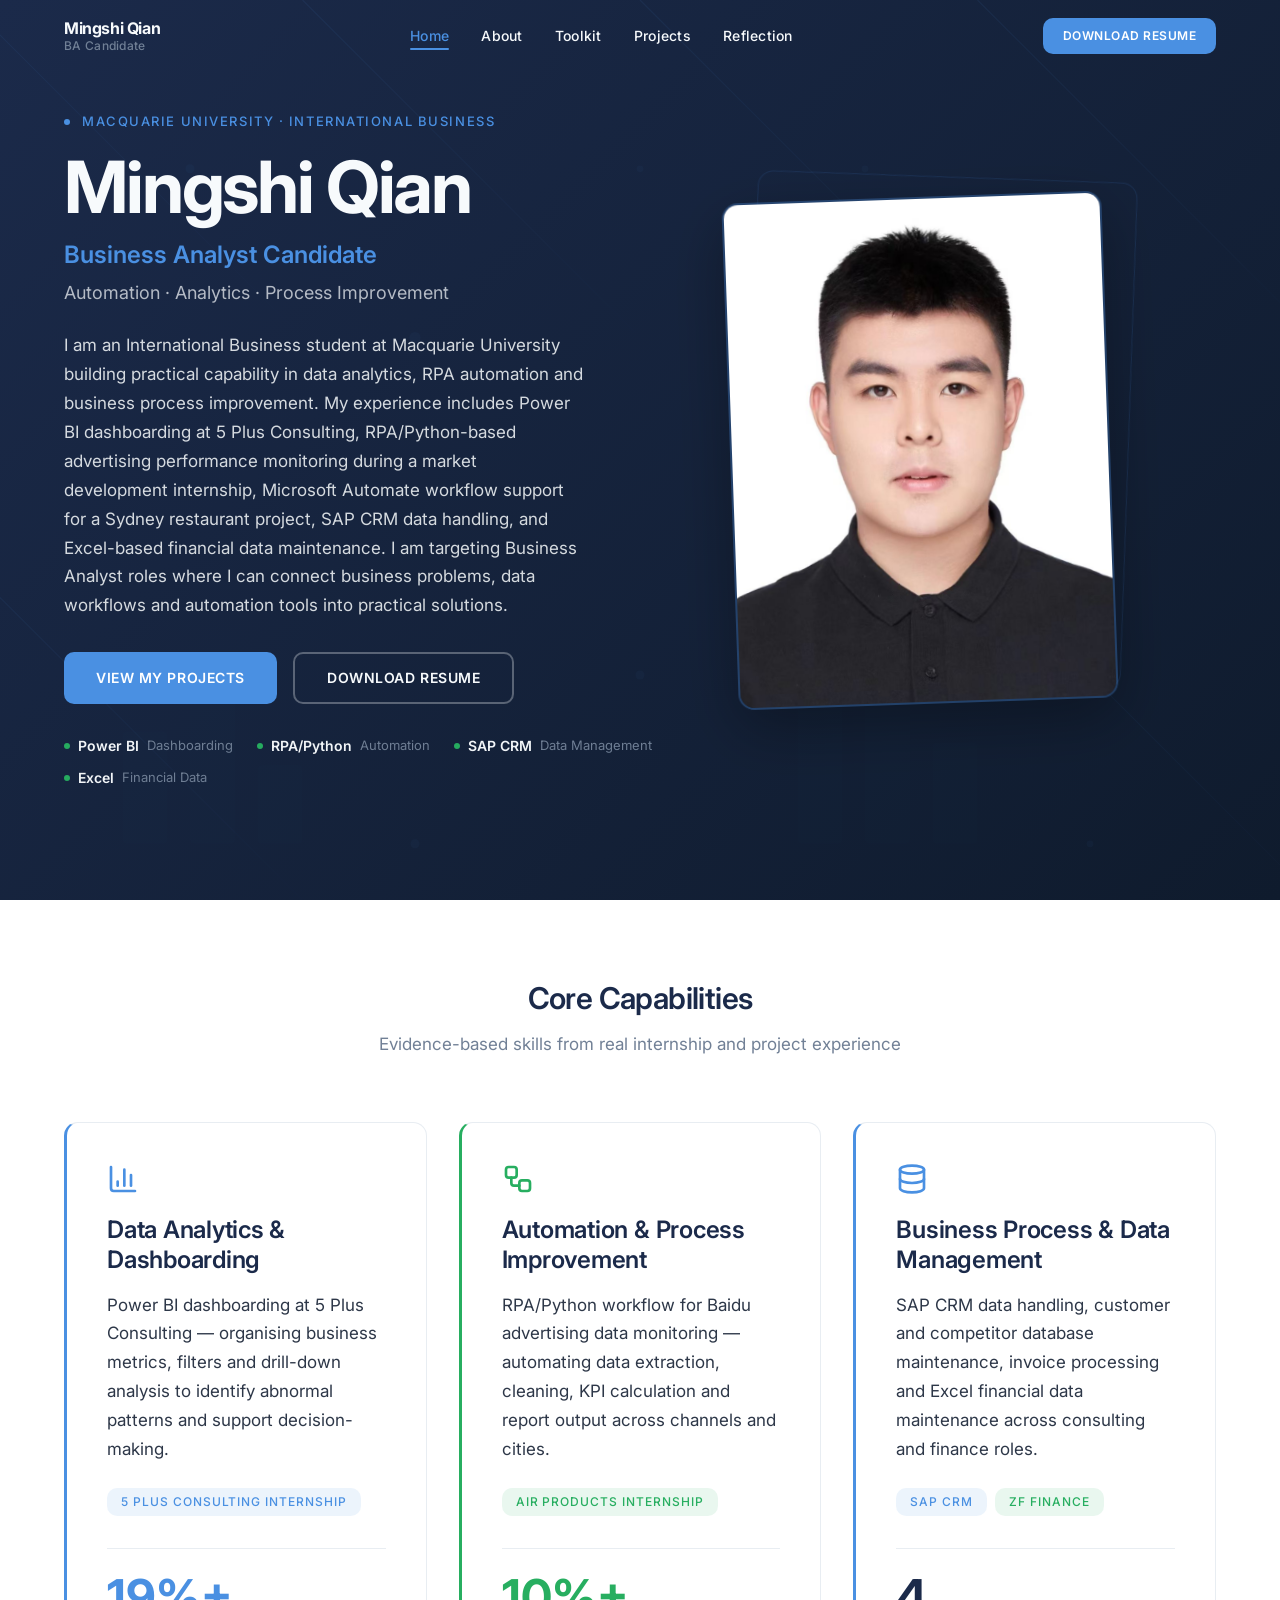
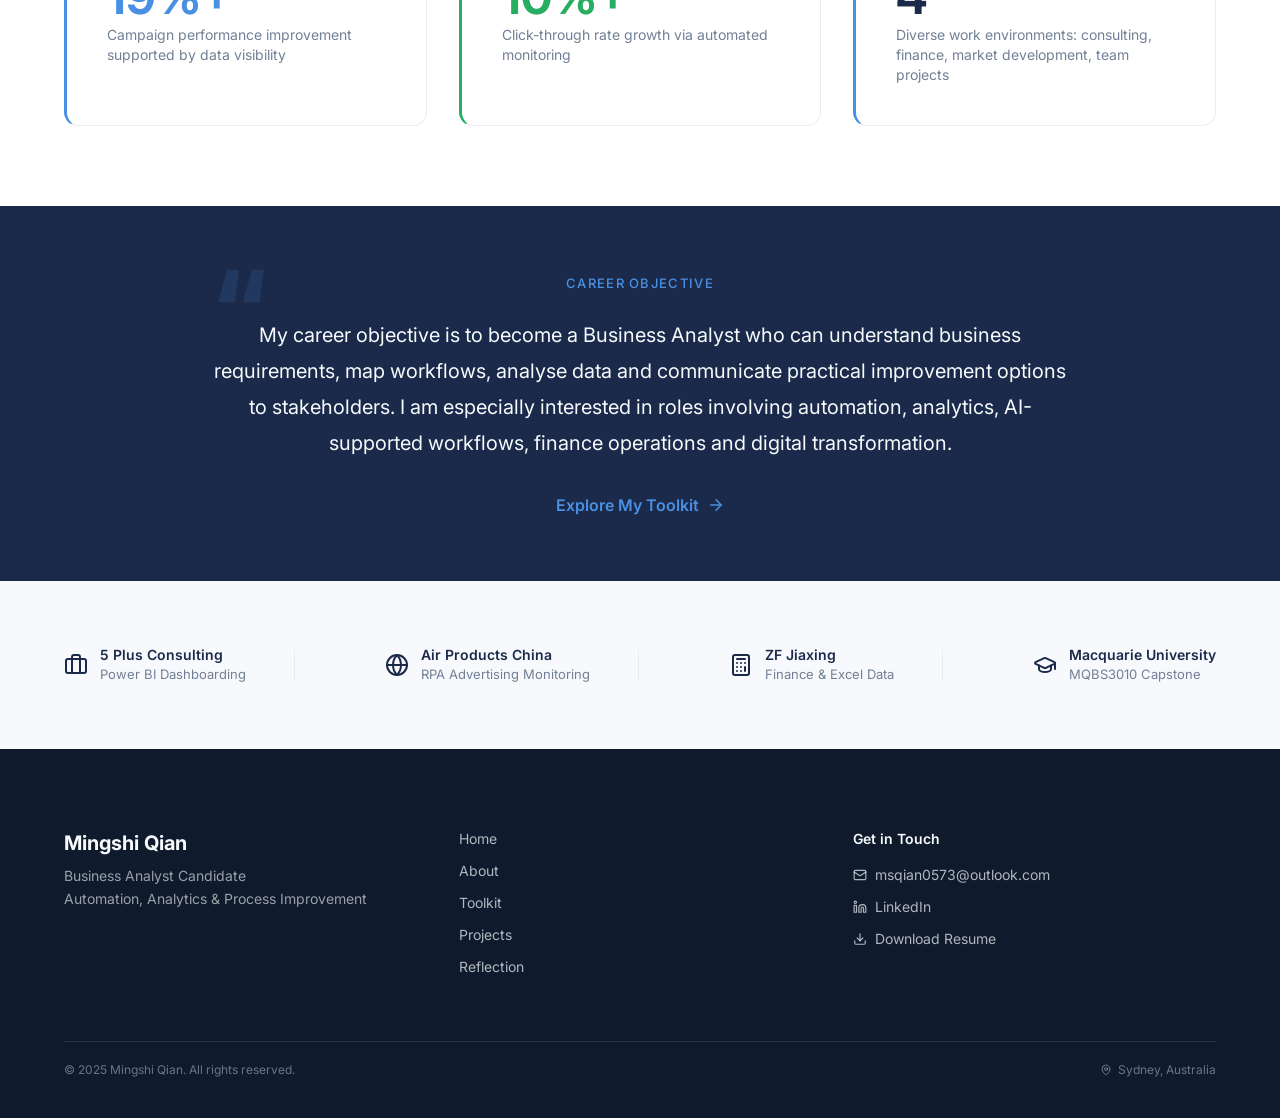
<file: index.html>
<!doctype html>
<html lang="en">
  <head>
    <meta charset="UTF-8" />
    <meta name="viewport" content="width=device-width, initial-scale=1.0" />
    <title>Mingshi Qian - Business Analyst Portfolio</title>
    <link rel="preconnect" href="https://fonts.googleapis.com">
    <link rel="preconnect" href="https://fonts.gstatic.com" crossorigin>
    <link href="https://fonts.googleapis.com/css2?family=Inter:wght@400;500;600;700&display=swap" rel="stylesheet">
    <script type="module" crossorigin src="./index-BZD9s9CW.js"></script>
    <link rel="stylesheet" crossorigin href="./index-o6_uQddx.css">
  </head>
  <body>
    <div id="root"></div>
  </body>
</html>
</file>
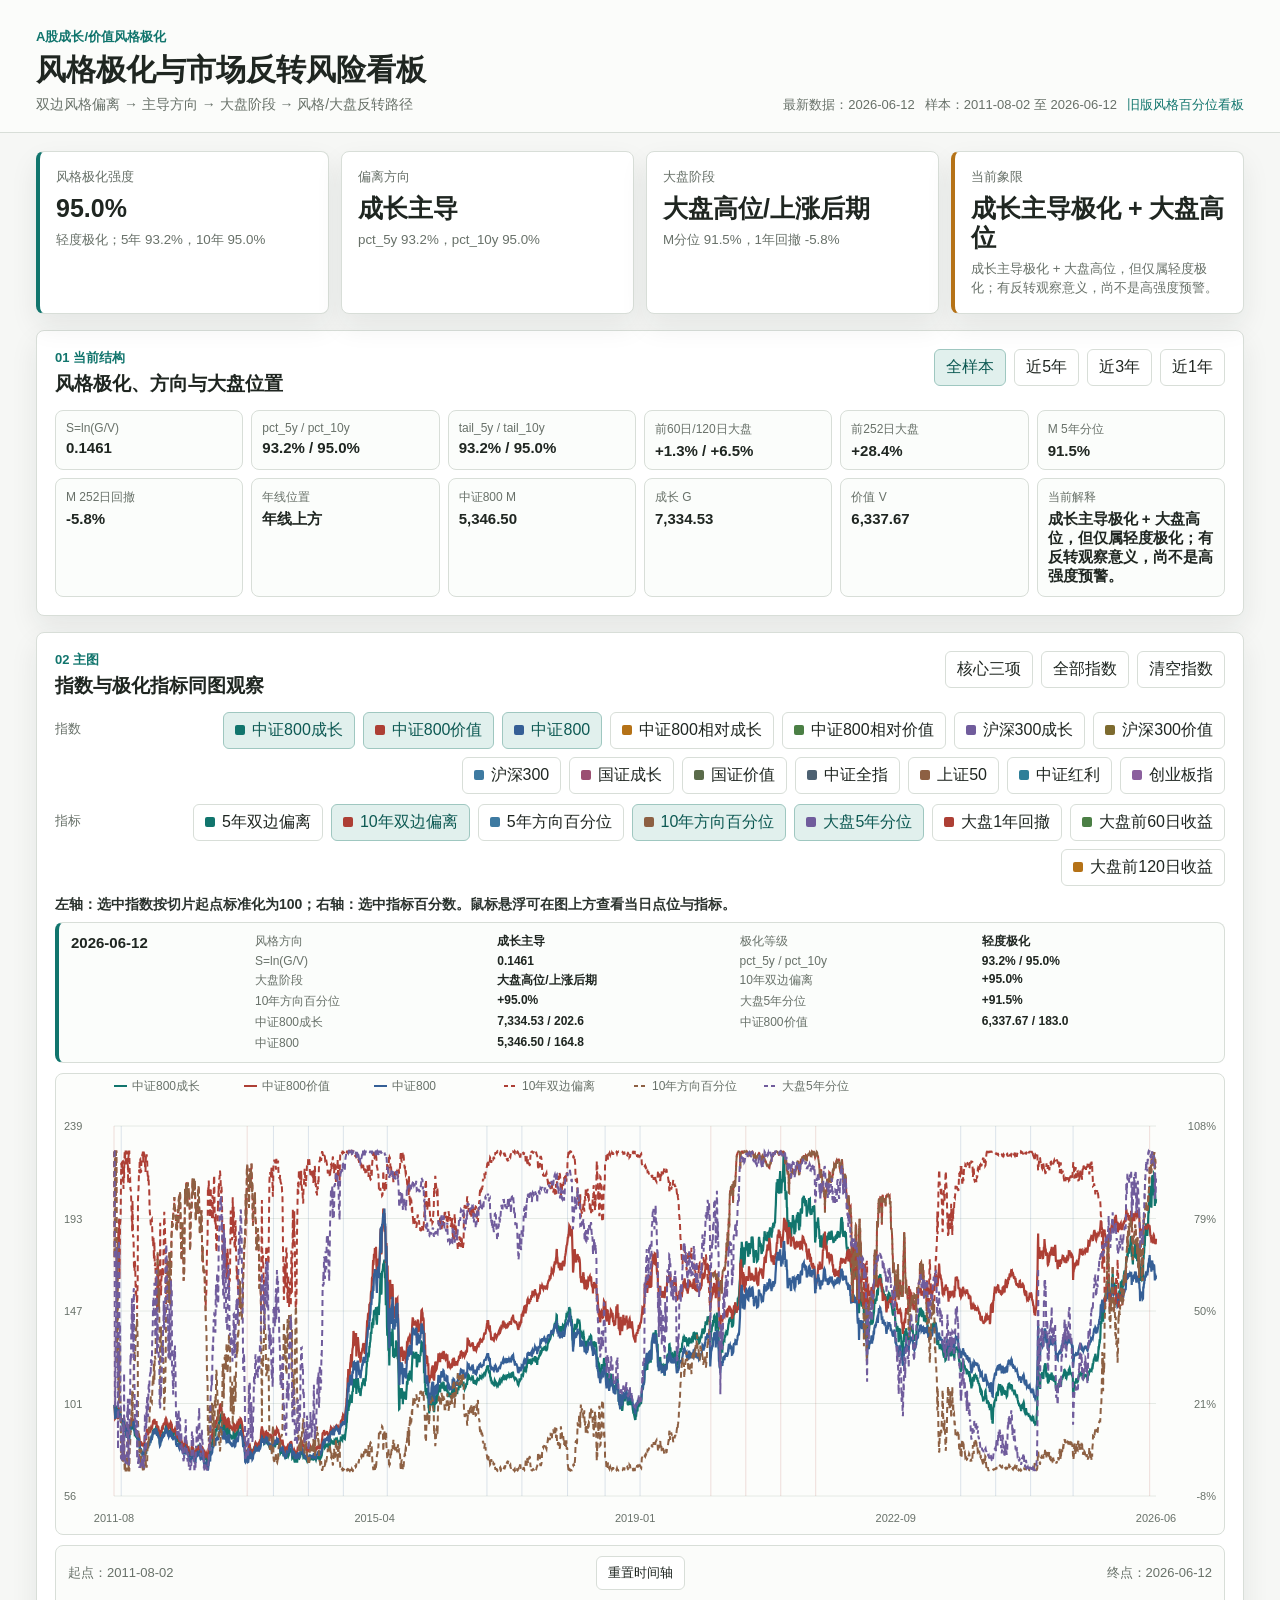
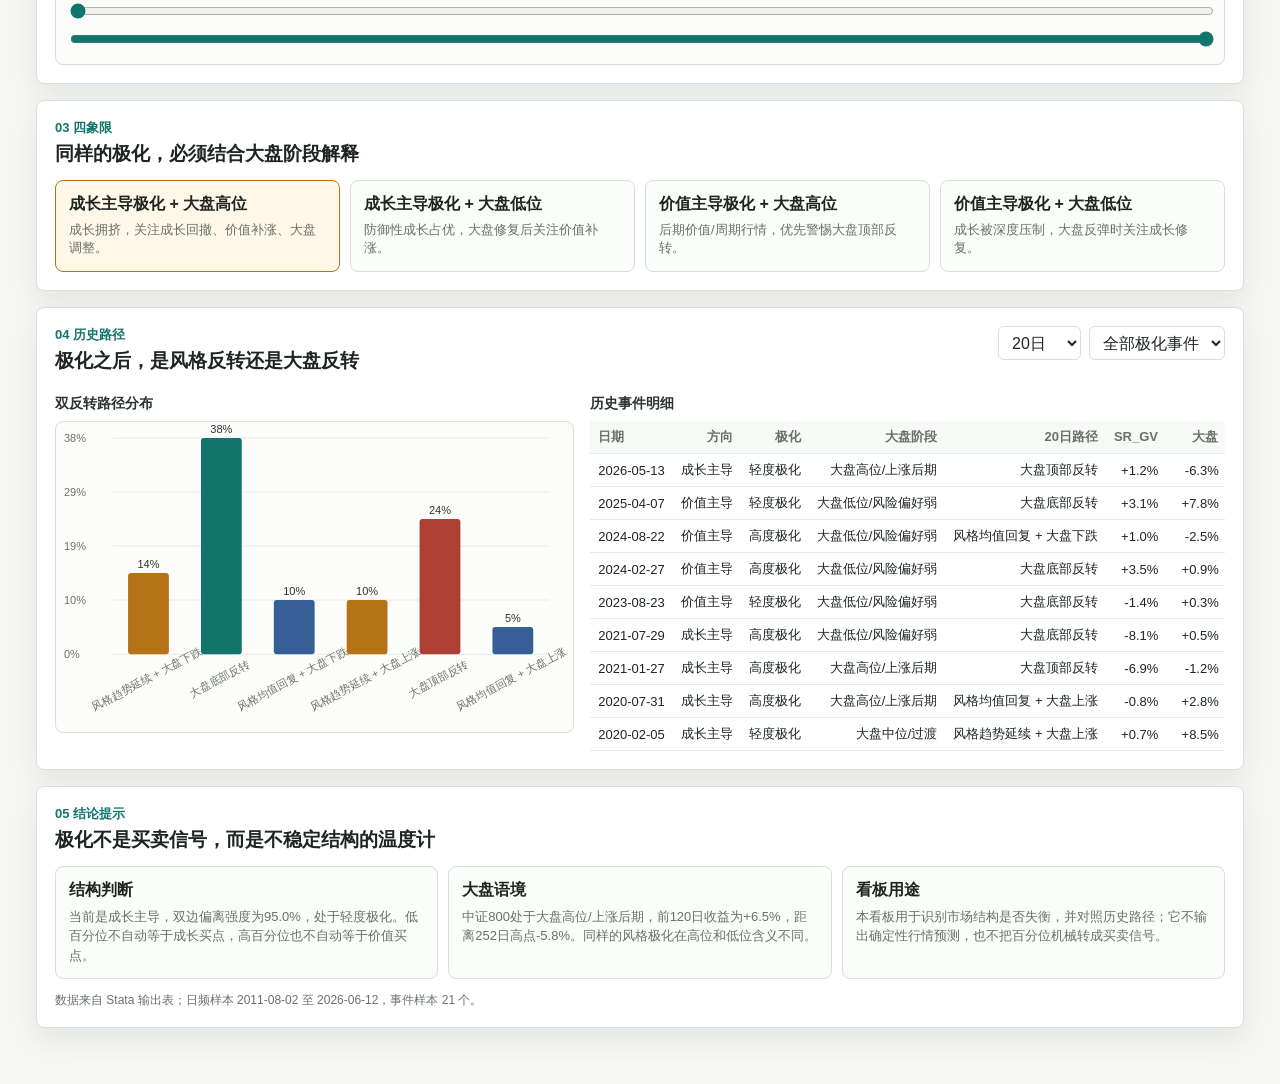
<file: style-polarization-dashboard/index.html>
<!doctype html>
<html lang="zh-CN">
<head>
  <meta charset="utf-8" />
  <meta name="viewport" content="width=device-width, initial-scale=1" />
  <title>A股成长/价值风格极化与市场反转风险看板</title>
  <link rel="stylesheet" href="polarization.css" />
</head>
<body>
  <header class="app-header">
    <div>
      <p class="eyebrow">A股成长/价值风格极化</p>
      <h1>风格极化与市场反转风险看板</h1>
      <p class="subtitle">双边风格偏离 → 主导方向 → 大盘阶段 → 风格/大盘反转路径</p>
    </div>
    <div class="header-meta">
      <span id="latestDate">-</span>
      <span id="sampleRange">-</span>
      <a href="legacy/index.html">旧版风格百分位看板</a>
    </div>
  </header>

  <main>
    <section class="status-grid" aria-label="当前状态">
      <div class="metric-card accent">
        <span class="metric-label">风格极化强度</span>
        <strong id="metricIntensity">-</strong>
        <small id="metricIntensityNote">-</small>
      </div>
      <div class="metric-card">
        <span class="metric-label">偏离方向</span>
        <strong id="metricDirection">-</strong>
        <small id="metricDirectionNote">-</small>
      </div>
      <div class="metric-card">
        <span class="metric-label">大盘阶段</span>
        <strong id="metricMarket">-</strong>
        <small id="metricMarketNote">-</small>
      </div>
      <div class="metric-card warn">
        <span class="metric-label">当前象限</span>
        <strong id="metricQuadrant">-</strong>
        <small id="metricRiskNote">-</small>
      </div>
    </section>

    <section class="panel">
      <div class="panel-head">
        <div>
          <p class="step">01 当前结构</p>
          <h2>风格极化、方向与大盘位置</h2>
        </div>
        <div class="control-row">
          <button class="seg active" data-range="all">全样本</button>
          <button class="seg" data-range="5y">近5年</button>
          <button class="seg" data-range="3y">近3年</button>
          <button class="seg" data-range="1y">近1年</button>
        </div>
      </div>
      <div class="detail-grid" id="currentDetail"></div>
    </section>

    <section class="panel">
      <div class="panel-head">
        <div>
          <p class="step">02 主图</p>
          <h2>指数与极化指标同图观察</h2>
        </div>
        <div class="control-row">
          <button id="coreOnly" class="seg">核心三项</button>
          <button id="selectAll" class="seg">全部指数</button>
          <button id="clearAll" class="seg">清空指数</button>
        </div>
      </div>

      <div class="selector-block">
        <span>指数</span>
        <div id="indexButtons" class="button-row"></div>
      </div>
      <div class="selector-block">
        <span>指标</span>
        <div id="indicatorButtons" class="button-row"></div>
      </div>

      <div class="chart-title">左轴：选中指数按切片起点标准化为100；右轴：选中指标百分数。鼠标悬浮可在图上方查看当日点位与指标。</div>
      <div id="mainHoverDetail" class="hover-detail-panel">
        <strong>悬浮详情</strong>
        <span>把鼠标放到主图上查看日期、指数点位、极化强度和大盘阶段。</span>
      </div>
      <div id="mainChart" class="chart main-chart"></div>

      <div class="timeline-control">
        <div class="timeline-labels">
          <span id="zoomStartLabel">-</span>
          <button id="resetZoom" class="seg" type="button">重置时间轴</button>
          <span id="zoomEndLabel">-</span>
        </div>
        <div class="range-pair">
          <input id="zoomStart" type="range" min="0" value="0" />
          <input id="zoomEnd" type="range" min="0" value="0" />
        </div>
      </div>
    </section>

    <section class="panel">
      <div class="panel-head">
        <div>
          <p class="step">03 四象限</p>
          <h2>同样的极化，必须结合大盘阶段解释</h2>
        </div>
      </div>
      <div class="quadrant-grid" id="quadrantGrid"></div>
    </section>

    <section class="panel">
      <div class="panel-head">
        <div>
          <p class="step">04 历史路径</p>
          <h2>极化之后，是风格反转还是大盘反转</h2>
        </div>
        <div class="control-row">
          <select id="horizonSelect" aria-label="观察窗口">
            <option value="20">20日</option>
            <option value="60">60日</option>
            <option value="120">120日</option>
            <option value="252">252日</option>
          </select>
          <select id="eventFilter" aria-label="历史事件筛选">
            <option value="all">全部极化事件</option>
            <option value="same_direction">同方向事件</option>
            <option value="same_quadrant">同象限事件</option>
          </select>
        </div>
      </div>
      <div class="two-col">
        <div>
          <div class="chart-title">双反转路径分布</div>
          <div id="pathChart" class="chart"></div>
        </div>
        <div>
          <div class="chart-title">历史事件明细</div>
          <div id="eventTable" class="compact-table scroll-table"></div>
        </div>
      </div>
    </section>

    <section class="panel">
      <div class="panel-head">
        <div>
          <p class="step">05 结论提示</p>
          <h2>极化不是买卖信号，而是不稳定结构的温度计</h2>
        </div>
      </div>
      <div id="interpretation" class="interpretation"></div>
      <p class="source-note" id="sourceNote"></p>
    </section>
  </main>

  <script src="dashboard_data.js"></script>
  <script src="polarization.js?v=2723888"></script>
</body>
</html>
</file>
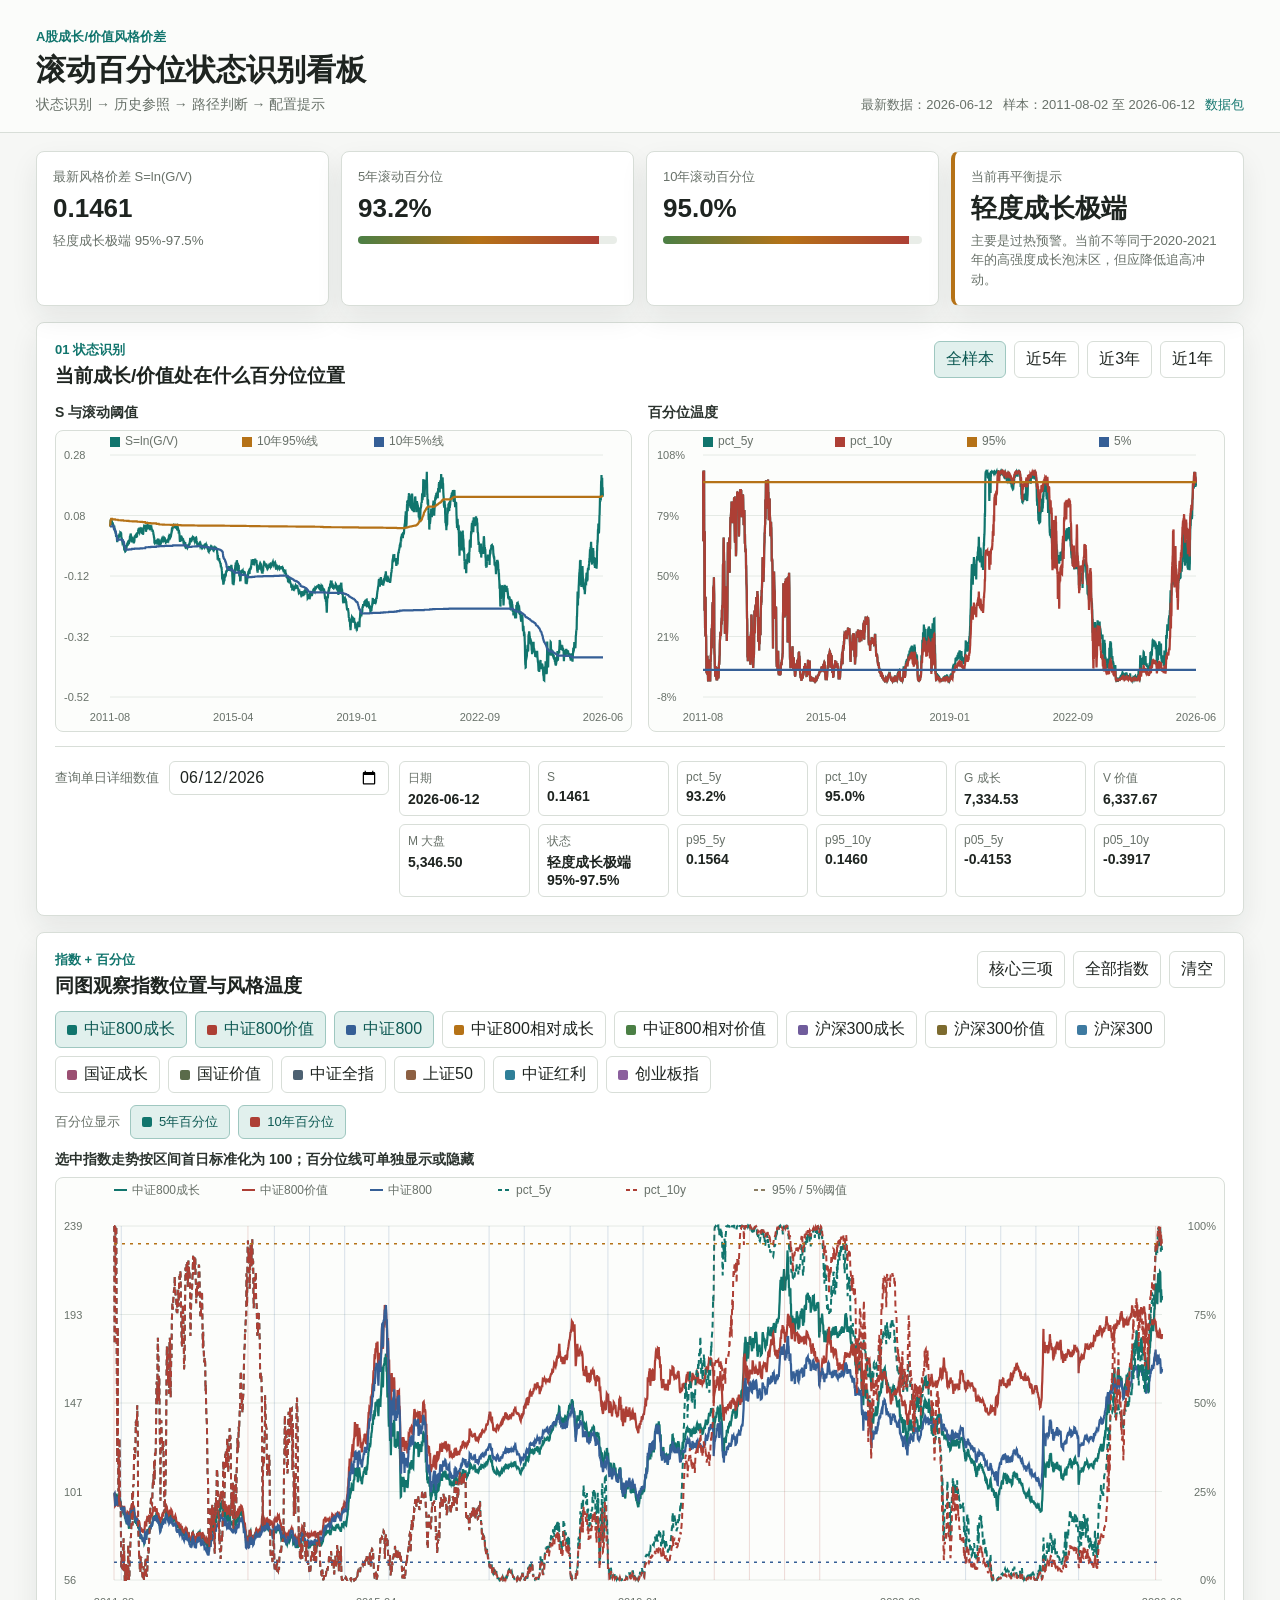
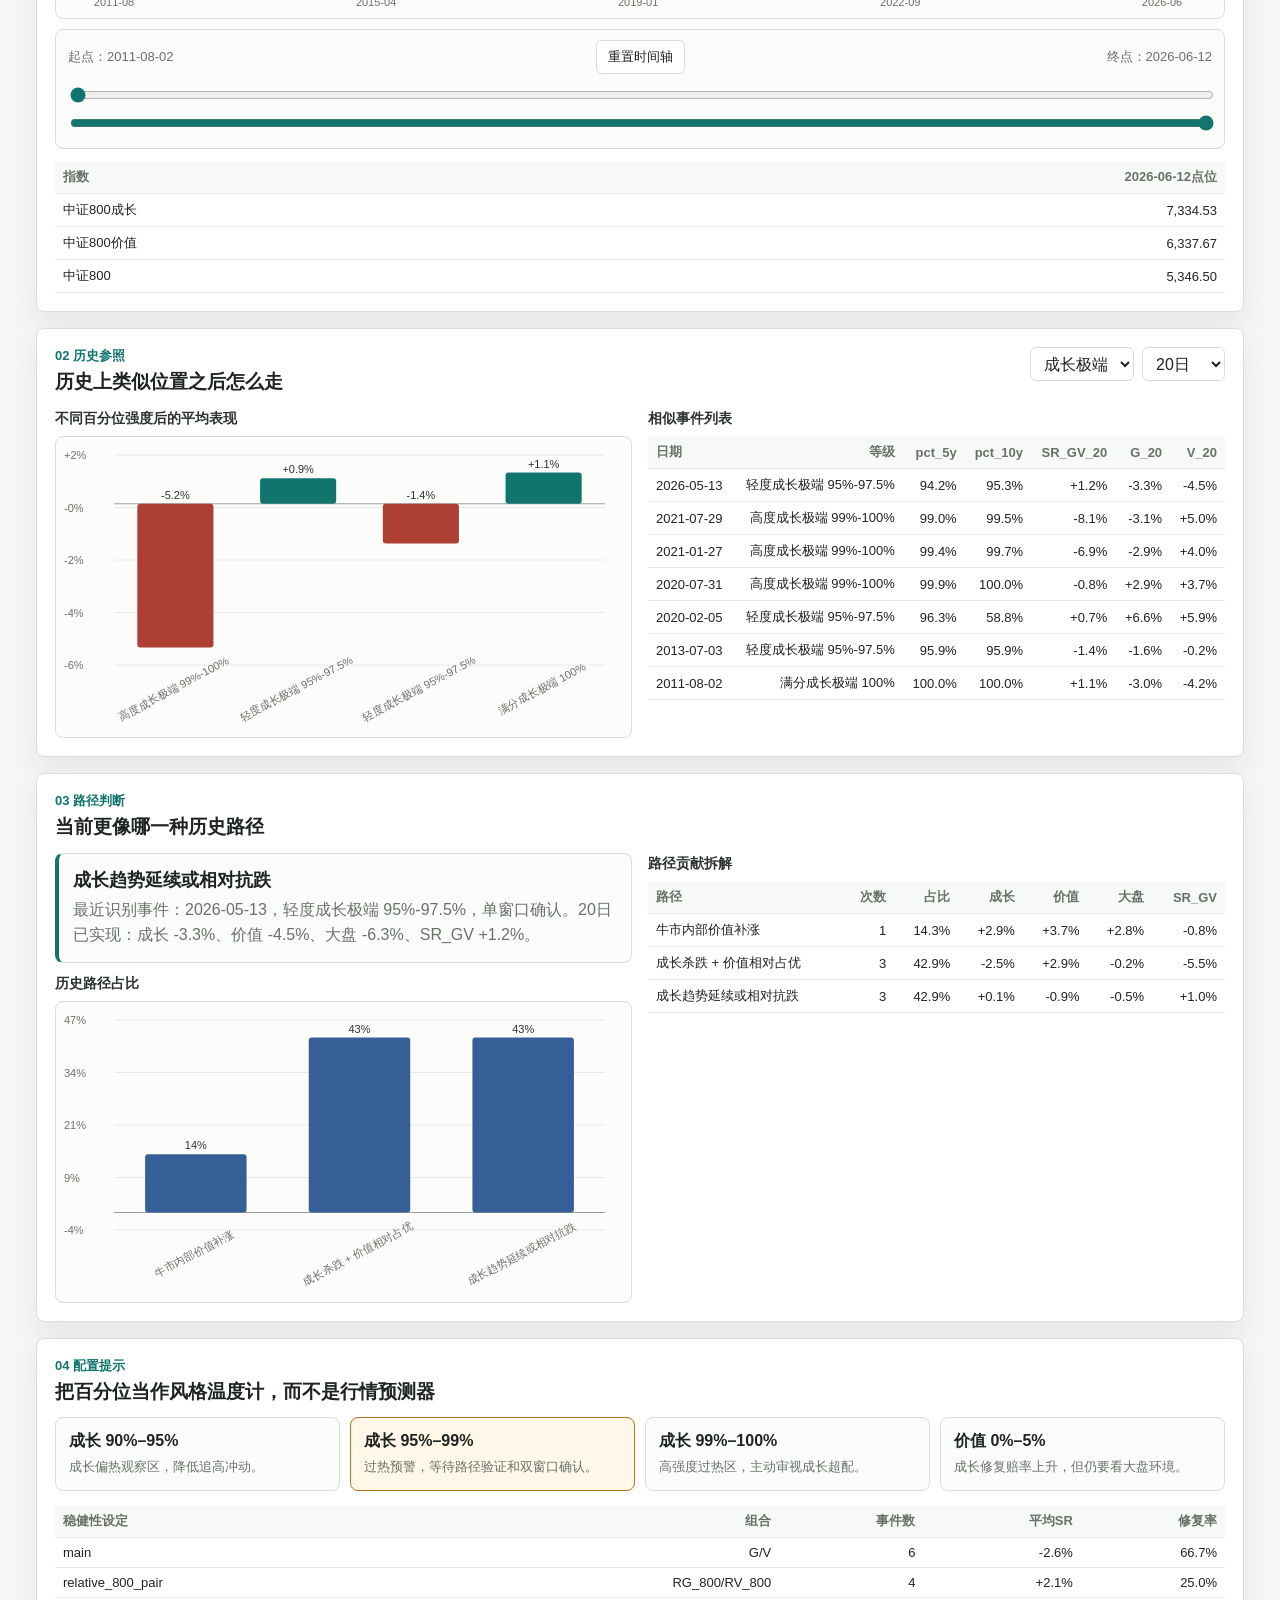
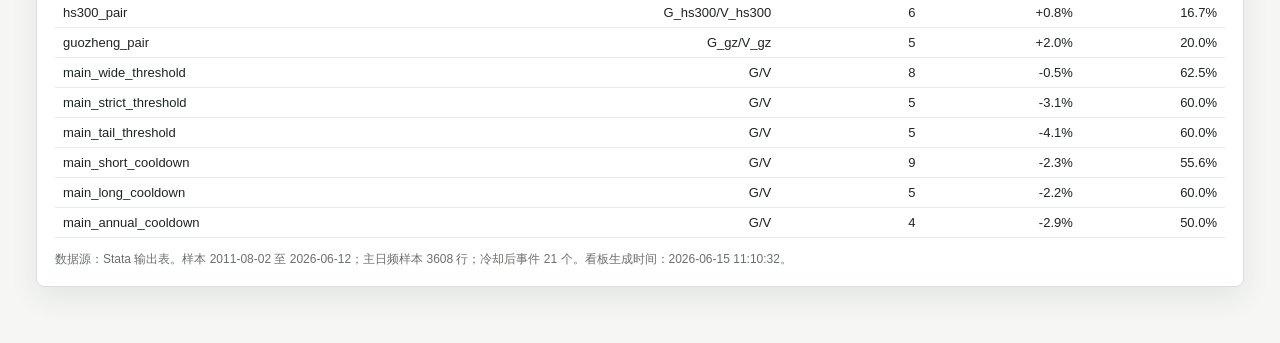
<file: style-polarization-dashboard/legacy/index.html>
<!doctype html>
<html lang="zh-CN">
<head>
  <meta charset="utf-8" />
  <meta name="viewport" content="width=device-width, initial-scale=1" />
  <title>A股成长/价值风格百分位看板</title>
  <link rel="stylesheet" href="dashboard.css" />
</head>
<body>
  <header class="app-header">
    <div>
      <p class="eyebrow">A股成长/价值风格价差</p>
      <h1>滚动百分位状态识别看板</h1>
      <p class="subtitle">状态识别 → 历史参照 → 路径判断 → 配置提示</p>
    </div>
    <div class="header-meta">
      <span id="latestDate">-</span>
      <span id="sampleRange">-</span>
      <a href="../dashboard_data.js">数据包</a>
    </div>
  </header>

  <main>
    <section class="status-grid" aria-label="当前状态">
      <div class="metric-card">
        <span class="metric-label">最新风格价差 S=ln(G/V)</span>
        <strong id="metricS">-</strong>
        <small id="metricState">-</small>
      </div>
      <div class="metric-card">
        <span class="metric-label">5年滚动百分位</span>
        <strong id="metricPct5">-</strong>
        <div class="gauge"><span id="gaugePct5"></span></div>
      </div>
      <div class="metric-card">
        <span class="metric-label">10年滚动百分位</span>
        <strong id="metricPct10">-</strong>
        <div class="gauge"><span id="gaugePct10"></span></div>
      </div>
      <div class="metric-card accent">
        <span class="metric-label">当前再平衡提示</span>
        <strong id="rebalanceTitle">-</strong>
        <small id="rebalanceBody">-</small>
      </div>
    </section>

    <section class="panel">
      <div class="panel-head">
        <div>
          <p class="step">01 状态识别</p>
          <h2>当前成长/价值处在什么百分位位置</h2>
        </div>
        <div class="control-row">
          <button class="seg active" data-range="all">全样本</button>
          <button class="seg" data-range="5y">近5年</button>
          <button class="seg" data-range="3y">近3年</button>
          <button class="seg" data-range="1y">近1年</button>
        </div>
      </div>
      <div class="two-col">
        <div>
          <div class="chart-title">S 与滚动阈值</div>
          <div id="spreadChart" class="chart"></div>
        </div>
        <div>
          <div class="chart-title">百分位温度</div>
          <div id="pctChart" class="chart"></div>
        </div>
      </div>
      <div class="day-lookup">
        <label for="dateLookup">查询单日详细数值</label>
        <input id="dateLookup" type="date" />
        <div id="dayDetail" class="detail-grid"></div>
      </div>
    </section>

    <section class="panel">
      <div class="panel-head">
        <div>
          <p class="step">指数 + 百分位</p>
          <h2>同图观察指数位置与风格温度</h2>
        </div>
        <div class="control-row">
          <button id="coreOnly" class="seg">核心三项</button>
          <button id="selectAll" class="seg">全部指数</button>
          <button id="clearAll" class="seg">清空</button>
        </div>
      </div>
      <div id="indexButtons" class="index-buttons"></div>
      <div class="chart-options">
        <span>百分位显示</span>
        <div id="pctButtons" class="index-buttons compact"></div>
      </div>
      <div class="chart-title">选中指数走势按区间首日标准化为 100；百分位线可单独显示或隐藏</div>
      <div id="indexChart" class="chart tall"></div>
      <div class="timeline-control">
        <div class="timeline-labels">
          <span id="zoomStartLabel">-</span>
          <button id="resetZoom" class="seg" type="button">重置时间轴</button>
          <span id="zoomEndLabel">-</span>
        </div>
        <div class="range-pair">
          <input id="zoomStart" type="range" min="0" value="0" />
          <input id="zoomEnd" type="range" min="0" value="0" />
        </div>
      </div>
      <div id="latestIndexTable" class="compact-table"></div>
    </section>

    <section class="panel">
      <div class="panel-head">
        <div>
          <p class="step">02 历史参照</p>
          <h2>历史上类似位置之后怎么走</h2>
        </div>
        <div class="control-row">
          <select id="eventTypeSelect" aria-label="事件类型">
            <option value="growth_extreme">成长极端</option>
            <option value="value_extreme">价值极端</option>
          </select>
          <select id="horizonSelect" aria-label="观察窗口">
            <option value="20">20日</option>
            <option value="60">60日</option>
            <option value="120">120日</option>
            <option value="252">252日</option>
          </select>
        </div>
      </div>
      <div class="two-col">
        <div>
          <div class="chart-title">不同百分位强度后的平均表现</div>
          <div id="strengthChart" class="chart"></div>
        </div>
        <div>
          <div class="chart-title">相似事件列表</div>
          <div id="eventTable" class="compact-table scroll-table"></div>
        </div>
      </div>
    </section>

    <section class="panel">
      <div class="panel-head">
        <div>
          <p class="step">03 路径判断</p>
          <h2>当前更像哪一种历史路径</h2>
        </div>
      </div>
      <div class="two-col">
        <div>
          <div id="currentPath" class="path-summary"></div>
          <div class="chart-title">历史路径占比</div>
          <div id="pathChart" class="chart"></div>
        </div>
        <div>
          <div class="chart-title">路径贡献拆解</div>
          <div id="pathTable" class="compact-table"></div>
        </div>
      </div>
    </section>

    <section class="panel">
      <div class="panel-head">
        <div>
          <p class="step">04 配置提示</p>
          <h2>把百分位当作风格温度计，而不是行情预测器</h2>
        </div>
      </div>
      <div class="allocation-grid">
        <div class="allocation-item" data-zone="growth-watch">
          <strong>成长 90%–95%</strong>
          <span>成长偏热观察区，降低追高冲动。</span>
        </div>
        <div class="allocation-item" data-zone="growth-extreme">
          <strong>成长 95%–99%</strong>
          <span>过热预警，等待路径验证和双窗口确认。</span>
        </div>
        <div class="allocation-item" data-zone="growth-max">
          <strong>成长 99%–100%</strong>
          <span>高强度过热区，主动审视成长超配。</span>
        </div>
        <div class="allocation-item" data-zone="value-extreme">
          <strong>价值 0%–5%</strong>
          <span>成长修复赔率上升，但仍要看大盘环境。</span>
        </div>
      </div>
      <div id="robustnessTable" class="compact-table"></div>
      <p class="source-note" id="sourceNote"></p>
    </section>
  </main>

  <script src="../dashboard_data.js"></script>
  <script src="dashboard.js"></script>
</body>
</html>
</file>
<file: index-o6_uQddx.css>
*,:before,:after{--tw-border-spacing-x: 0;--tw-border-spacing-y: 0;--tw-translate-x: 0;--tw-translate-y: 0;--tw-rotate: 0;--tw-skew-x: 0;--tw-skew-y: 0;--tw-scale-x: 1;--tw-scale-y: 1;--tw-pan-x: ;--tw-pan-y: ;--tw-pinch-zoom: ;--tw-scroll-snap-strictness: proximity;--tw-gradient-from-position: ;--tw-gradient-via-position: ;--tw-gradient-to-position: ;--tw-ordinal: ;--tw-slashed-zero: ;--tw-numeric-figure: ;--tw-numeric-spacing: ;--tw-numeric-fraction: ;--tw-ring-inset: ;--tw-ring-offset-width: 0px;--tw-ring-offset-color: #fff;--tw-ring-color: rgb(59 130 246 / .5);--tw-ring-offset-shadow: 0 0 #0000;--tw-ring-shadow: 0 0 #0000;--tw-shadow: 0 0 #0000;--tw-shadow-colored: 0 0 #0000;--tw-blur: ;--tw-brightness: ;--tw-contrast: ;--tw-grayscale: ;--tw-hue-rotate: ;--tw-invert: ;--tw-saturate: ;--tw-sepia: ;--tw-drop-shadow: ;--tw-backdrop-blur: ;--tw-backdrop-brightness: ;--tw-backdrop-contrast: ;--tw-backdrop-grayscale: ;--tw-backdrop-hue-rotate: ;--tw-backdrop-invert: ;--tw-backdrop-opacity: ;--tw-backdrop-saturate: ;--tw-backdrop-sepia: ;--tw-contain-size: ;--tw-contain-layout: ;--tw-contain-paint: ;--tw-contain-style: }::backdrop{--tw-border-spacing-x: 0;--tw-border-spacing-y: 0;--tw-translate-x: 0;--tw-translate-y: 0;--tw-rotate: 0;--tw-skew-x: 0;--tw-skew-y: 0;--tw-scale-x: 1;--tw-scale-y: 1;--tw-pan-x: ;--tw-pan-y: ;--tw-pinch-zoom: ;--tw-scroll-snap-strictness: proximity;--tw-gradient-from-position: ;--tw-gradient-via-position: ;--tw-gradient-to-position: ;--tw-ordinal: ;--tw-slashed-zero: ;--tw-numeric-figure: ;--tw-numeric-spacing: ;--tw-numeric-fraction: ;--tw-ring-inset: ;--tw-ring-offset-width: 0px;--tw-ring-offset-color: #fff;--tw-ring-color: rgb(59 130 246 / .5);--tw-ring-offset-shadow: 0 0 #0000;--tw-ring-shadow: 0 0 #0000;--tw-shadow: 0 0 #0000;--tw-shadow-colored: 0 0 #0000;--tw-blur: ;--tw-brightness: ;--tw-contrast: ;--tw-grayscale: ;--tw-hue-rotate: ;--tw-invert: ;--tw-saturate: ;--tw-sepia: ;--tw-drop-shadow: ;--tw-backdrop-blur: ;--tw-backdrop-brightness: ;--tw-backdrop-contrast: ;--tw-backdrop-grayscale: ;--tw-backdrop-hue-rotate: ;--tw-backdrop-invert: ;--tw-backdrop-opacity: ;--tw-backdrop-saturate: ;--tw-backdrop-sepia: ;--tw-contain-size: ;--tw-contain-layout: ;--tw-contain-paint: ;--tw-contain-style: }*,:before,:after{box-sizing:border-box;border-width:0;border-style:solid;border-color:#e5e7eb}:before,:after{--tw-content: ""}html,:host{line-height:1.5;-webkit-text-size-adjust:100%;-moz-tab-size:4;-o-tab-size:4;tab-size:4;font-family:ui-sans-serif,system-ui,sans-serif,"Apple Color Emoji","Segoe UI Emoji",Segoe UI Symbol,"Noto Color Emoji";font-feature-settings:normal;font-variation-settings:normal;-webkit-tap-highlight-color:transparent}body{margin:0;line-height:inherit}hr{height:0;color:inherit;border-top-width:1px}abbr:where([title]){-webkit-text-decoration:underline dotted;text-decoration:underline dotted}h1,h2,h3,h4,h5,h6{font-size:inherit;font-weight:inherit}a{color:inherit;text-decoration:inherit}b,strong{font-weight:bolder}code,kbd,samp,pre{font-family:ui-monospace,SFMono-Regular,Menlo,Monaco,Consolas,Liberation Mono,Courier New,monospace;font-feature-settings:normal;font-variation-settings:normal;font-size:1em}small{font-size:80%}sub,sup{font-size:75%;line-height:0;position:relative;vertical-align:baseline}sub{bottom:-.25em}sup{top:-.5em}table{text-indent:0;border-color:inherit;border-collapse:collapse}button,input,optgroup,select,textarea{font-family:inherit;font-feature-settings:inherit;font-variation-settings:inherit;font-size:100%;font-weight:inherit;line-height:inherit;letter-spacing:inherit;color:inherit;margin:0;padding:0}button,select{text-transform:none}button,input:where([type=button]),input:where([type=reset]),input:where([type=submit]){-webkit-appearance:button;background-color:transparent;background-image:none}:-moz-focusring{outline:auto}:-moz-ui-invalid{box-shadow:none}progress{vertical-align:baseline}::-webkit-inner-spin-button,::-webkit-outer-spin-button{height:auto}[type=search]{-webkit-appearance:textfield;outline-offset:-2px}::-webkit-search-decoration{-webkit-appearance:none}::-webkit-file-upload-button{-webkit-appearance:button;font:inherit}summary{display:list-item}blockquote,dl,dd,h1,h2,h3,h4,h5,h6,hr,figure,p,pre{margin:0}fieldset{margin:0;padding:0}legend{padding:0}ol,ul,menu{list-style:none;margin:0;padding:0}dialog{padding:0}textarea{resize:vertical}input::-moz-placeholder,textarea::-moz-placeholder{opacity:1;color:#9ca3af}input::placeholder,textarea::placeholder{opacity:1;color:#9ca3af}button,[role=button]{cursor:pointer}:disabled{cursor:default}img,svg,video,canvas,audio,iframe,embed,object{display:block;vertical-align:middle}img,video{max-width:100%;height:auto}[hidden]:where(:not([hidden=until-found])){display:none}:root{--background: 0 0% 100%;--foreground: 240 10% 3.9%;--card: 0 0% 100%;--card-foreground: 240 10% 3.9%;--popover: 0 0% 100%;--popover-foreground: 240 10% 3.9%;--primary: 240 5.9% 10%;--primary-foreground: 0 0% 98%;--secondary: 240 4.8% 95.9%;--secondary-foreground: 240 5.9% 10%;--muted: 240 4.8% 95.9%;--muted-foreground: 240 3.8% 46.1%;--accent: 240 4.8% 95.9%;--accent-foreground: 240 5.9% 10%;--destructive: 0 84.2% 60.2%;--destructive-foreground: 0 0% 98%;--border: 240 5.9% 90%;--input: 240 5.9% 90%;--ring: 240 5.9% 10%;--radius: .625rem;--sidebar-background: 0 0% 98%;--sidebar-foreground: 240 5.3% 26.1%;--sidebar-primary: 240 5.9% 10%;--sidebar-primary-foreground: 0 0% 98%;--sidebar-accent: 240 4.8% 95.9%;--sidebar-accent-foreground: 240 5.9% 10%;--sidebar-border: 220 13% 91%;--sidebar-ring: 217.2 91.2% 59.8%;--navy: #1B2A4A;--navy-deep: #0F1B2D;--accent-blue: #4A90E2;--accent-green: #27AE60;--page-bg: #F7F9FC;--card-surface: #FFFFFF;--subtle-grey: #E8EDF2;--text-primary: #2D3748;--text-secondary: #718096;--text-on-dark: #F7FAFC}html{font-family:Inter,system-ui,sans-serif;scroll-behavior:auto}body{--tw-bg-opacity: 1;background-color:rgb(247 249 252 / var(--tw-bg-opacity, 1));--tw-text-opacity: 1;color:rgb(45 55 72 / var(--tw-text-opacity, 1));-webkit-font-smoothing:antialiased;-moz-osx-font-smoothing:grayscale;font-family:Inter,system-ui,sans-serif}html.lenis,html.lenis body{height:auto}.lenis.lenis-smooth{scroll-behavior:auto!important}.lenis.lenis-smooth [data-lenis-prevent]{overscroll-behavior:contain}.lenis.lenis-stopped{overflow:hidden}.lenis.lenis-smooth iframe{pointer-events:none}.btn-primary{display:inline-flex;align-items:center;justify-content:center;border-radius:var(--radius);--tw-bg-opacity: 1;background-color:rgb(74 144 226 / var(--tw-bg-opacity, 1));padding:.875rem 2rem;font-size:.875rem;line-height:1.25rem;font-weight:600;text-transform:uppercase;letter-spacing:.04em;--tw-text-opacity: 1;color:rgb(255 255 255 / var(--tw-text-opacity, 1));transition-property:all;transition-timing-function:cubic-bezier(.4,0,.2,1);transition-duration:.3s;transition-timing-function:cubic-bezier(0,0,.2,1);animation-duration:.3s;animation-timing-function:cubic-bezier(0,0,.2,1)}.btn-primary:hover{background-color:#357abd;transform:scale(1.02);box-shadow:0 4px 16px #4a90e259}.btn-secondary{display:inline-flex;align-items:center;justify-content:center;border-radius:var(--radius);border-width:2px;--tw-border-opacity: 1;border-color:rgb(74 144 226 / var(--tw-border-opacity, 1));background-color:transparent;padding:.875rem 2rem;font-size:.875rem;line-height:1.25rem;font-weight:600;text-transform:uppercase;letter-spacing:.04em;--tw-text-opacity: 1;color:rgb(74 144 226 / var(--tw-text-opacity, 1));transition-property:all;transition-timing-function:cubic-bezier(.4,0,.2,1);transition-duration:.3s;transition-timing-function:cubic-bezier(0,0,.2,1);animation-duration:.3s;animation-timing-function:cubic-bezier(0,0,.2,1)}.btn-secondary:hover{--tw-bg-opacity: 1;background-color:rgb(74 144 226 / var(--tw-bg-opacity, 1));--tw-text-opacity: 1;color:rgb(255 255 255 / var(--tw-text-opacity, 1))}.sr-only{position:absolute;width:1px;height:1px;padding:0;margin:-1px;overflow:hidden;clip:rect(0,0,0,0);white-space:nowrap;border-width:0}.pointer-events-none{pointer-events:none}.visible{visibility:visible}.invisible{visibility:hidden}.fixed{position:fixed}.absolute{position:absolute}.relative{position:relative}.inset-0{inset:0}.inset-x-0{left:0;right:0}.inset-y-0{top:0;bottom:0}.-bottom-1{bottom:-.25rem}.-bottom-12{bottom:-3rem}.-bottom-16{bottom:-4rem}.-left-12{left:-3rem}.-left-4{left:-1rem}.-right-12{right:-3rem}.-right-4{right:-1rem}.-right-5{right:-1.25rem}.-top-12{top:-3rem}.-top-2\.5{top:-.625rem}.-top-4{top:-1rem}.-top-5{top:-1.25rem}.-top-8{top:-2rem}.bottom-0{bottom:0}.left-0{left:0}.left-1\/2{left:50%}.left-2{left:.5rem}.left-6{left:1.5rem}.left-\[50\%\]{left:50%}.right-0{right:0}.right-1{right:.25rem}.right-2{right:.5rem}.right-3{right:.75rem}.right-4{right:1rem}.top-0{top:0}.top-1\.5{top:.375rem}.top-1\/2{top:50%}.top-3\.5{top:.875rem}.top-4{top:1rem}.top-\[1px\]{top:1px}.top-\[50\%\]{top:50%}.top-\[60\%\]{top:60%}.top-full{top:100%}.isolate{isolation:isolate}.z-10{z-index:10}.z-20{z-index:20}.z-40{z-index:40}.z-50{z-index:50}.z-\[1\]{z-index:1}.order-first{order:-9999}.order-last{order:9999}.col-start-2{grid-column-start:2}.row-span-2{grid-row:span 2 / span 2}.row-start-1{grid-row-start:1}.\!m-0{margin:0!important}.-mx-1{margin-left:-.25rem;margin-right:-.25rem}.-my-2{margin-top:-.5rem;margin-bottom:-.5rem}.mx-2{margin-left:.5rem;margin-right:.5rem}.mx-3\.5{margin-left:.875rem;margin-right:.875rem}.mx-auto{margin-left:auto;margin-right:auto}.my-0{margin-top:0;margin-bottom:0}.my-0\.5{margin-top:.125rem;margin-bottom:.125rem}.my-1{margin-top:.25rem;margin-bottom:.25rem}.-ml-4{margin-left:-1rem}.-mt-4{margin-top:-1rem}.mb-1{margin-bottom:.25rem}.mb-10{margin-bottom:2.5rem}.mb-12{margin-bottom:3rem}.mb-14{margin-bottom:3.5rem}.mb-16{margin-bottom:4rem}.mb-2{margin-bottom:.5rem}.mb-3{margin-bottom:.75rem}.mb-4{margin-bottom:1rem}.mb-5{margin-bottom:1.25rem}.mb-6{margin-bottom:1.5rem}.mb-8{margin-bottom:2rem}.ml-1{margin-left:.25rem}.ml-4{margin-left:1rem}.ml-6{margin-left:1.5rem}.ml-auto{margin-left:auto}.mt-1{margin-top:.25rem}.mt-1\.5{margin-top:.375rem}.mt-16{margin-top:4rem}.mt-2{margin-top:.5rem}.mt-3{margin-top:.75rem}.mt-4{margin-top:1rem}.mt-6{margin-top:1.5rem}.mt-auto{margin-top:auto}.line-clamp-1{overflow:hidden;display:-webkit-box;-webkit-box-orient:vertical;-webkit-line-clamp:1}.line-clamp-2{overflow:hidden;display:-webkit-box;-webkit-box-orient:vertical;-webkit-line-clamp:2}.block{display:block}.inline-block{display:inline-block}.flex{display:flex}.inline-flex{display:inline-flex}.table{display:table}.table-caption{display:table-caption}.table-cell{display:table-cell}.table-row{display:table-row}.grid{display:grid}.hidden{display:none}.aspect-square{aspect-ratio:1 / 1}.aspect-video{aspect-ratio:16 / 9}.size-10{width:2.5rem;height:2.5rem}.size-2{width:.5rem;height:.5rem}.size-2\.5{width:.625rem;height:.625rem}.size-3{width:.75rem;height:.75rem}.size-3\.5{width:.875rem;height:.875rem}.size-4{width:1rem;height:1rem}.size-6{width:1.5rem;height:1.5rem}.size-7{width:1.75rem;height:1.75rem}.size-8{width:2rem;height:2rem}.size-9{width:2.25rem;height:2.25rem}.size-auto{width:auto;height:auto}.size-full{width:100%;height:100%}.h-0{height:0px}.h-1{height:.25rem}.h-1\.5{height:.375rem}.h-10{height:2.5rem}.h-12{height:3rem}.h-2{height:.5rem}.h-2\.5{height:.625rem}.h-3{height:.75rem}.h-4{height:1rem}.h-5{height:1.25rem}.h-6{height:1.5rem}.h-7{height:1.75rem}.h-8{height:2rem}.h-9{height:2.25rem}.h-\[1\.15rem\]{height:1.15rem}.h-\[2px\]{height:2px}.h-\[72px\]{height:72px}.h-\[calc\(100\%-1px\)\]{height:calc(100% - 1px)}.h-\[var\(--radix-navigation-menu-viewport-height\)\]{height:var(--radix-navigation-menu-viewport-height)}.h-\[var\(--radix-select-trigger-height\)\]{height:var(--radix-select-trigger-height)}.h-auto{height:auto}.h-full{height:100%}.h-px{height:1px}.h-svh{height:100svh}.max-h-\[300px\]{max-height:300px}.min-h-0{min-height:0px}.min-h-16{min-height:4rem}.min-h-4{min-height:1rem}.min-h-\[100dvh\]{min-height:100dvh}.min-h-\[200px\]{min-height:200px}.min-h-\[50dvh\]{min-height:50dvh}.min-h-\[60dvh\]{min-height:60dvh}.min-h-svh{min-height:100svh}.w-0{width:0px}.w-1{width:.25rem}.w-1\.5{width:.375rem}.w-2{width:.5rem}.w-2\.5{width:.625rem}.w-3{width:.75rem}.w-3\/4{width:75%}.w-4{width:1rem}.w-5{width:1.25rem}.w-64{width:16rem}.w-72{width:18rem}.w-8{width:2rem}.w-9{width:2.25rem}.w-\[100px\]{width:100px}.w-\[280px\]{width:280px}.w-\[2px\]{width:2px}.w-\[90\%\]{width:90%}.w-auto{width:auto}.w-fit{width:-moz-fit-content;width:fit-content}.w-full{width:100%}.w-max{width:-moz-max-content;width:max-content}.w-px{width:1px}.min-w-0{min-width:0px}.min-w-10{min-width:2.5rem}.min-w-5{min-width:1.25rem}.min-w-8{min-width:2rem}.min-w-9{min-width:2.25rem}.min-w-\[12rem\]{min-width:12rem}.min-w-\[8rem\]{min-width:8rem}.min-w-\[var\(--radix-select-trigger-width\)\]{min-width:var(--radix-select-trigger-width)}.max-w-\[1000px\]{max-width:1000px}.max-w-\[1100px\]{max-width:1100px}.max-w-\[1200px\]{max-width:1200px}.max-w-\[320px\]{max-width:320px}.max-w-\[520px\]{max-width:520px}.max-w-\[600px\]{max-width:600px}.max-w-\[640px\]{max-width:640px}.max-w-\[700px\]{max-width:700px}.max-w-\[800px\]{max-width:800px}.max-w-\[900px\]{max-width:900px}.max-w-\[calc\(100\%-2rem\)\]{max-width:calc(100% - 2rem)}.max-w-max{max-width:-moz-max-content;max-width:max-content}.max-w-sm{max-width:24rem}.flex-1{flex:1 1 0%}.flex-shrink-0,.shrink-0{flex-shrink:0}.grow{flex-grow:1}.grow-0{flex-grow:0}.basis-full{flex-basis:100%}.caption-bottom{caption-side:bottom}.border-collapse{border-collapse:collapse}.origin-left{transform-origin:left}.origin-top{transform-origin:top}.-translate-x-1\/2{--tw-translate-x: -50%;transform:translate(var(--tw-translate-x),var(--tw-translate-y)) rotate(var(--tw-rotate)) skew(var(--tw-skew-x)) skewY(var(--tw-skew-y)) scaleX(var(--tw-scale-x)) scaleY(var(--tw-scale-y))}.-translate-x-px{--tw-translate-x: -1px;transform:translate(var(--tw-translate-x),var(--tw-translate-y)) rotate(var(--tw-rotate)) skew(var(--tw-skew-x)) skewY(var(--tw-skew-y)) scaleX(var(--tw-scale-x)) scaleY(var(--tw-scale-y))}.-translate-y-1\/2{--tw-translate-y: -50%;transform:translate(var(--tw-translate-x),var(--tw-translate-y)) rotate(var(--tw-rotate)) skew(var(--tw-skew-x)) skewY(var(--tw-skew-y)) scaleX(var(--tw-scale-x)) scaleY(var(--tw-scale-y))}.translate-x-\[-50\%\]{--tw-translate-x: -50%;transform:translate(var(--tw-translate-x),var(--tw-translate-y)) rotate(var(--tw-rotate)) skew(var(--tw-skew-x)) skewY(var(--tw-skew-y)) scaleX(var(--tw-scale-x)) scaleY(var(--tw-scale-y))}.translate-x-px{--tw-translate-x: 1px;transform:translate(var(--tw-translate-x),var(--tw-translate-y)) rotate(var(--tw-rotate)) skew(var(--tw-skew-x)) skewY(var(--tw-skew-y)) scaleX(var(--tw-scale-x)) scaleY(var(--tw-scale-y))}.translate-y-0{--tw-translate-y: 0px;transform:translate(var(--tw-translate-x),var(--tw-translate-y)) rotate(var(--tw-rotate)) skew(var(--tw-skew-x)) skewY(var(--tw-skew-y)) scaleX(var(--tw-scale-x)) scaleY(var(--tw-scale-y))}.translate-y-0\.5{--tw-translate-y: .125rem;transform:translate(var(--tw-translate-x),var(--tw-translate-y)) rotate(var(--tw-rotate)) skew(var(--tw-skew-x)) skewY(var(--tw-skew-y)) scaleX(var(--tw-scale-x)) scaleY(var(--tw-scale-y))}.translate-y-3{--tw-translate-y: .75rem;transform:translate(var(--tw-translate-x),var(--tw-translate-y)) rotate(var(--tw-rotate)) skew(var(--tw-skew-x)) skewY(var(--tw-skew-y)) scaleX(var(--tw-scale-x)) scaleY(var(--tw-scale-y))}.translate-y-4{--tw-translate-y: 1rem;transform:translate(var(--tw-translate-x),var(--tw-translate-y)) rotate(var(--tw-rotate)) skew(var(--tw-skew-x)) skewY(var(--tw-skew-y)) scaleX(var(--tw-scale-x)) scaleY(var(--tw-scale-y))}.translate-y-\[-50\%\]{--tw-translate-y: -50%;transform:translate(var(--tw-translate-x),var(--tw-translate-y)) rotate(var(--tw-rotate)) skew(var(--tw-skew-x)) skewY(var(--tw-skew-y)) scaleX(var(--tw-scale-x)) scaleY(var(--tw-scale-y))}.translate-y-\[20px\]{--tw-translate-y: 20px;transform:translate(var(--tw-translate-x),var(--tw-translate-y)) rotate(var(--tw-rotate)) skew(var(--tw-skew-x)) skewY(var(--tw-skew-y)) scaleX(var(--tw-scale-x)) scaleY(var(--tw-scale-y))}.translate-y-\[30px\]{--tw-translate-y: 30px;transform:translate(var(--tw-translate-x),var(--tw-translate-y)) rotate(var(--tw-rotate)) skew(var(--tw-skew-x)) skewY(var(--tw-skew-y)) scaleX(var(--tw-scale-x)) scaleY(var(--tw-scale-y))}.translate-y-\[calc\(-50\%_-_2px\)\]{--tw-translate-y: calc(-50% - 2px) ;transform:translate(var(--tw-translate-x),var(--tw-translate-y)) rotate(var(--tw-rotate)) skew(var(--tw-skew-x)) skewY(var(--tw-skew-y)) scaleX(var(--tw-scale-x)) scaleY(var(--tw-scale-y))}.rotate-45{--tw-rotate: 45deg;transform:translate(var(--tw-translate-x),var(--tw-translate-y)) rotate(var(--tw-rotate)) skew(var(--tw-skew-x)) skewY(var(--tw-skew-y)) scaleX(var(--tw-scale-x)) scaleY(var(--tw-scale-y))}.rotate-90{--tw-rotate: 90deg;transform:translate(var(--tw-translate-x),var(--tw-translate-y)) rotate(var(--tw-rotate)) skew(var(--tw-skew-x)) skewY(var(--tw-skew-y)) scaleX(var(--tw-scale-x)) scaleY(var(--tw-scale-y))}.scale-100{--tw-scale-x: 1;--tw-scale-y: 1;transform:translate(var(--tw-translate-x),var(--tw-translate-y)) rotate(var(--tw-rotate)) skew(var(--tw-skew-x)) skewY(var(--tw-skew-y)) scaleX(var(--tw-scale-x)) scaleY(var(--tw-scale-y))}.scale-\[0\.8\]{--tw-scale-x: .8;--tw-scale-y: .8;transform:translate(var(--tw-translate-x),var(--tw-translate-y)) rotate(var(--tw-rotate)) skew(var(--tw-skew-x)) skewY(var(--tw-skew-y)) scaleX(var(--tw-scale-x)) scaleY(var(--tw-scale-y))}.transform{transform:translate(var(--tw-translate-x),var(--tw-translate-y)) rotate(var(--tw-rotate)) skew(var(--tw-skew-x)) skewY(var(--tw-skew-y)) scaleX(var(--tw-scale-x)) scaleY(var(--tw-scale-y))}@keyframes caret-blink{0%,70%,to{opacity:1}20%,50%{opacity:0}}.animate-caret-blink{animation:caret-blink 1.25s ease-out infinite}@keyframes pattern-drift{0%,to{transform:translate(-20px)}50%{transform:translate(20px)}}.animate-pattern-drift{animation:pattern-drift 20s linear infinite}@keyframes pulse{50%{opacity:.5}}.animate-pulse{animation:pulse 2s cubic-bezier(.4,0,.6,1) infinite}@keyframes spin{to{transform:rotate(360deg)}}.animate-spin{animation:spin 1s linear infinite}.cursor-default{cursor:default}.cursor-text{cursor:text}.touch-none{touch-action:none}.select-none{-webkit-user-select:none;-moz-user-select:none;user-select:none}.resize-none{resize:none}.snap-x{scroll-snap-type:x var(--tw-scroll-snap-strictness)}.snap-mandatory{--tw-scroll-snap-strictness: mandatory}.snap-center{scroll-snap-align:center}.scroll-my-1{scroll-margin-top:.25rem;scroll-margin-bottom:.25rem}.scroll-py-1{scroll-padding-top:.25rem;scroll-padding-bottom:.25rem}.list-disc{list-style-type:disc}.list-none{list-style-type:none}.auto-rows-min{grid-auto-rows:min-content}.grid-cols-1{grid-template-columns:repeat(1,minmax(0,1fr))}.grid-cols-\[0_1fr\]{grid-template-columns:0 1fr}.grid-cols-\[280px_1fr_240px\]{grid-template-columns:280px 1fr 240px}.grid-rows-\[auto_auto\]{grid-template-rows:auto auto}.flex-row{flex-direction:row}.flex-col{flex-direction:column}.flex-col-reverse{flex-direction:column-reverse}.flex-wrap{flex-wrap:wrap}.place-content-center{place-content:center}.content-start{align-content:flex-start}.items-start{align-items:flex-start}.items-end{align-items:flex-end}.items-center{align-items:center}.items-stretch{align-items:stretch}.justify-start{justify-content:flex-start}.justify-center{justify-content:center}.justify-between{justify-content:space-between}.justify-items-start{justify-items:start}.gap-0{gap:0px}.gap-0\.5{gap:.125rem}.gap-1{gap:.25rem}.gap-1\.5{gap:.375rem}.gap-10{gap:2.5rem}.gap-12{gap:3rem}.gap-2{gap:.5rem}.gap-2\.5{gap:.625rem}.gap-3{gap:.75rem}.gap-4{gap:1rem}.gap-5{gap:1.25rem}.gap-6{gap:1.5rem}.gap-7{gap:1.75rem}.gap-8{gap:2rem}.gap-\[--spacing\(var\(--gap\)\)\]{gap:var(--spacing(var(--gap)))}.gap-x-6{-moz-column-gap:1.5rem;column-gap:1.5rem}.gap-y-0\.5{row-gap:.125rem}.gap-y-3{row-gap:.75rem}.self-start{align-self:flex-start}.self-stretch{align-self:stretch}.justify-self-end{justify-self:end}.overflow-auto{overflow:auto}.overflow-hidden{overflow:hidden}.overflow-x-auto{overflow-x:auto}.overflow-y-auto{overflow-y:auto}.overflow-x-hidden{overflow-x:hidden}.whitespace-nowrap{white-space:nowrap}.text-balance{text-wrap:balance}.break-words{overflow-wrap:break-word}.rounded{border-radius:.25rem}.rounded-2xl{border-radius:1rem}.rounded-\[2px\]{border-radius:2px}.rounded-\[4px\]{border-radius:4px}.rounded-\[calc\(var\(--radius\)-5px\)\]{border-radius:calc(var(--radius) - 5px)}.rounded-\[inherit\]{border-radius:inherit}.rounded-full{border-radius:9999px}.rounded-lg{border-radius:var(--radius)}.rounded-md{border-radius:calc(var(--radius) - 2px)}.rounded-none{border-radius:0}.rounded-sm{border-radius:calc(var(--radius) - 4px)}.rounded-xl{border-radius:calc(var(--radius) + 4px)}.rounded-xs{border-radius:calc(var(--radius) - 6px)}.rounded-l-md{border-top-left-radius:calc(var(--radius) - 2px);border-bottom-left-radius:calc(var(--radius) - 2px)}.rounded-r-lg{border-top-right-radius:var(--radius);border-bottom-right-radius:var(--radius)}.rounded-r-md{border-top-right-radius:calc(var(--radius) - 2px);border-bottom-right-radius:calc(var(--radius) - 2px)}.rounded-tl-sm{border-top-left-radius:calc(var(--radius) - 4px)}.border{border-width:1px}.border-0{border-width:0px}.border-2{border-width:2px}.border-\[1\.5px\]{border-width:1.5px}.border-y{border-top-width:1px;border-bottom-width:1px}.border-b{border-bottom-width:1px}.border-l{border-left-width:1px}.border-l-\[3px\]{border-left-width:3px}.border-r{border-right-width:1px}.border-t{border-top-width:1px}.border-solid{border-style:solid}.border-dashed{border-style:dashed}.border-\[\#1B2A4A\]{--tw-border-opacity: 1;border-color:rgb(27 42 74 / var(--tw-border-opacity, 1))}.border-\[\#1B2A4A\]\/40{border-color:#1b2a4a66}.border-\[\#27AE60\]{--tw-border-opacity: 1;border-color:rgb(39 174 96 / var(--tw-border-opacity, 1))}.border-\[\#4A90E2\]{--tw-border-opacity: 1;border-color:rgb(74 144 226 / var(--tw-border-opacity, 1))}.border-\[\#4A90E2\]\/15{border-color:#4a90e226}.border-\[\#4A90E2\]\/30{border-color:#4a90e24d}.border-\[\#E8EDF2\]{--tw-border-opacity: 1;border-color:rgb(232 237 242 / var(--tw-border-opacity, 1))}.border-\[\#F7FAFC\]\/30{border-color:#f7fafc4d}.border-border{border-color:hsl(var(--border))}.border-border\/50{border-color:hsl(var(--border) / .5)}.border-input{border-color:hsl(var(--input))}.border-primary{border-color:hsl(var(--primary))}.border-sidebar-border{border-color:hsl(var(--sidebar-border))}.border-transparent{border-color:transparent}.border-white\/10{border-color:#ffffff1a}.border-l-transparent{border-left-color:transparent}.border-t-transparent{border-top-color:transparent}.bg-\[\#0F1B2D\]{--tw-bg-opacity: 1;background-color:rgb(15 27 45 / var(--tw-bg-opacity, 1))}.bg-\[\#27AE60\]{--tw-bg-opacity: 1;background-color:rgb(39 174 96 / var(--tw-bg-opacity, 1))}.bg-\[\#27AE60\]\/10{background-color:#27ae601a}.bg-\[\#4A90E2\]{--tw-bg-opacity: 1;background-color:rgb(74 144 226 / var(--tw-bg-opacity, 1))}.bg-\[\#4A90E2\]\/10{background-color:#4a90e21a}.bg-\[\#E8EDF2\]{--tw-bg-opacity: 1;background-color:rgb(232 237 242 / var(--tw-bg-opacity, 1))}.bg-\[\#F0FFF4\]{--tw-bg-opacity: 1;background-color:rgb(240 255 244 / var(--tw-bg-opacity, 1))}.bg-\[\#F7F9FC\]{--tw-bg-opacity: 1;background-color:rgb(247 249 252 / var(--tw-bg-opacity, 1))}.bg-accent{background-color:hsl(var(--accent))}.bg-background{--tw-bg-opacity: 1;background-color:rgb(247 249 252 / var(--tw-bg-opacity, 1))}.bg-black\/50{background-color:#00000080}.bg-border{background-color:hsl(var(--border))}.bg-card{background-color:hsl(var(--card))}.bg-destructive{--tw-bg-opacity: 1;background-color:hsl(var(--destructive) / var(--tw-bg-opacity, 1))}.bg-foreground{background-color:hsl(var(--foreground))}.bg-input{background-color:hsl(var(--input))}.bg-muted{background-color:hsl(var(--muted))}.bg-muted\/50{background-color:hsl(var(--muted) / .5)}.bg-popover{background-color:hsl(var(--popover))}.bg-primary{background-color:hsl(var(--primary))}.bg-primary\/20{background-color:hsl(var(--primary) / .2)}.bg-secondary{background-color:hsl(var(--secondary))}.bg-sidebar{background-color:hsl(var(--sidebar-background))}.bg-sidebar-border{background-color:hsl(var(--sidebar-border))}.bg-transparent{background-color:transparent}.bg-white{--tw-bg-opacity: 1;background-color:rgb(255 255 255 / var(--tw-bg-opacity, 1))}.bg-white\/90{background-color:#ffffffe6}.bg-gradient-to-r{background-image:linear-gradient(to right,var(--tw-gradient-stops))}.from-\[\#4A90E2\]{--tw-gradient-from: #4A90E2 var(--tw-gradient-from-position);--tw-gradient-to: rgb(74 144 226 / 0) var(--tw-gradient-to-position);--tw-gradient-stops: var(--tw-gradient-from), var(--tw-gradient-to)}.to-\[\#27AE60\]{--tw-gradient-to: #27AE60 var(--tw-gradient-to-position)}.fill-current{fill:currentColor}.fill-foreground{fill:hsl(var(--foreground))}.fill-primary{fill:hsl(var(--primary))}.object-cover{-o-object-fit:cover;object-fit:cover}.p-0{padding:0}.p-1{padding:.25rem}.p-10{padding:2.5rem}.p-2{padding:.5rem}.p-3{padding:.75rem}.p-4{padding:1rem}.p-5{padding:1.25rem}.p-6{padding:1.5rem}.p-8{padding:2rem}.p-\[3px\]{padding:3px}.p-px{padding:1px}.px-1{padding-left:.25rem;padding-right:.25rem}.px-1\.5{padding-left:.375rem;padding-right:.375rem}.px-2{padding-left:.5rem;padding-right:.5rem}.px-2\.5{padding-left:.625rem;padding-right:.625rem}.px-3{padding-left:.75rem;padding-right:.75rem}.px-3\.5{padding-left:.875rem;padding-right:.875rem}.px-4{padding-left:1rem;padding-right:1rem}.px-5{padding-left:1.25rem;padding-right:1.25rem}.px-6{padding-left:1.5rem;padding-right:1.5rem}.px-8{padding-left:2rem;padding-right:2rem}.py-0\.5{padding-top:.125rem;padding-bottom:.125rem}.py-1{padding-top:.25rem;padding-bottom:.25rem}.py-1\.5{padding-top:.375rem;padding-bottom:.375rem}.py-2{padding-top:.5rem;padding-bottom:.5rem}.py-2\.5{padding-top:.625rem;padding-bottom:.625rem}.py-20{padding-top:5rem;padding-bottom:5rem}.py-24{padding-top:6rem;padding-bottom:6rem}.py-3{padding-top:.75rem;padding-bottom:.75rem}.py-3\.5{padding-top:.875rem;padding-bottom:.875rem}.py-4{padding-top:1rem;padding-bottom:1rem}.py-5{padding-top:1.25rem;padding-bottom:1.25rem}.py-6{padding-top:1.5rem;padding-bottom:1.5rem}.py-\[100px\]{padding-top:100px;padding-bottom:100px}.py-\[120px\]{padding-top:120px;padding-bottom:120px}.py-\[80px\]{padding-top:80px;padding-bottom:80px}.pb-10{padding-bottom:2.5rem}.pb-3{padding-bottom:.75rem}.pb-4{padding-bottom:1rem}.pb-5{padding-bottom:1.25rem}.pb-6{padding-bottom:1.5rem}.pl-2{padding-left:.5rem}.pl-3{padding-left:.75rem}.pl-4{padding-left:1rem}.pl-8{padding-left:2rem}.pr-1{padding-right:.25rem}.pr-2{padding-right:.5rem}.pr-2\.5{padding-right:.625rem}.pr-3{padding-right:.75rem}.pr-8{padding-right:2rem}.pt-0{padding-top:0}.pt-1{padding-top:.25rem}.pt-20{padding-top:5rem}.pt-3{padding-top:.75rem}.pt-4{padding-top:1rem}.pt-5{padding-top:1.25rem}.pt-6{padding-top:1.5rem}.pt-\[72px\]{padding-top:72px}.pt-\[80px\]{padding-top:80px}.text-left{text-align:left}.text-center{text-align:center}.align-middle{vertical-align:middle}.font-inter{font-family:Inter,system-ui,sans-serif}.font-mono{font-family:ui-monospace,SFMono-Regular,Menlo,Monaco,Consolas,Liberation Mono,Courier New,monospace}.font-sans{font-family:ui-sans-serif,system-ui,sans-serif,"Apple Color Emoji","Segoe UI Emoji",Segoe UI Symbol,"Noto Color Emoji"}.font-serif{font-family:ui-serif,Georgia,Cambria,Times New Roman,Times,serif}.text-2xl{font-size:1.5rem;line-height:2rem}.text-3xl{font-size:1.875rem;line-height:2.25rem}.text-4xl{font-size:2.25rem;line-height:2.5rem}.text-5xl{font-size:3rem;line-height:1}.text-\[0\.8rem\]{font-size:.8rem}.text-\[11px\]{font-size:11px}.text-\[120px\]{font-size:120px}.text-\[13px\]{font-size:13px}.text-\[14px\]{font-size:14px}.text-\[15px\]{font-size:15px}.text-\[16px\]{font-size:16px}.text-\[17px\]{font-size:17px}.text-\[18px\]{font-size:18px}.text-\[20px\]{font-size:20px}.text-\[32px\]{font-size:32px}.text-\[42px\]{font-size:42px}.text-\[44px\]{font-size:44px}.text-\[48px\]{font-size:48px}.text-base{font-size:1rem;line-height:1.5rem}.text-lg{font-size:1.125rem;line-height:1.75rem}.text-sm{font-size:.875rem;line-height:1.25rem}.text-sm\/relaxed{font-size:.875rem;line-height:1.625}.text-xl{font-size:1.25rem;line-height:1.75rem}.text-xs{font-size:.75rem;line-height:1rem}.font-bold{font-weight:700}.font-medium{font-weight:500}.font-normal{font-weight:400}.font-semibold{font-weight:600}.uppercase{text-transform:uppercase}.italic{font-style:italic}.tabular-nums{--tw-numeric-spacing: tabular-nums;font-variant-numeric:var(--tw-ordinal) var(--tw-slashed-zero) var(--tw-numeric-figure) var(--tw-numeric-spacing) var(--tw-numeric-fraction)}.leading-\[1\.05\]{line-height:1.05}.leading-\[1\.15\]{line-height:1.15}.leading-\[1\.3\]{line-height:1.3}.leading-\[1\.5\]{line-height:1.5}.leading-\[1\.6\]{line-height:1.6}.leading-\[1\.7\]{line-height:1.7}.leading-\[1\.8\]{line-height:1.8}.leading-\[1\.9\]{line-height:1.9}.leading-none{line-height:1}.leading-normal{line-height:1.5}.leading-relaxed{line-height:1.625}.leading-snug{line-height:1.375}.leading-tight{line-height:1.25}.tracking-\[-0\.01em\]{letter-spacing:-.01em}.tracking-\[-0\.02em\]{letter-spacing:-.02em}.tracking-\[-0\.03em\]{letter-spacing:-.03em}.tracking-\[0\.02em\]{letter-spacing:.02em}.tracking-\[0\.04em\]{letter-spacing:.04em}.tracking-\[0\.08em\]{letter-spacing:.08em}.tracking-\[0\.12em\]{letter-spacing:.12em}.tracking-\[0\.1em\]{letter-spacing:.1em}.tracking-tight{letter-spacing:-.025em}.tracking-wide{letter-spacing:.025em}.tracking-widest{letter-spacing:.1em}.text-\[\#1B2A4A\]{--tw-text-opacity: 1;color:rgb(27 42 74 / var(--tw-text-opacity, 1))}.text-\[\#1E6B3A\]{--tw-text-opacity: 1;color:rgb(30 107 58 / var(--tw-text-opacity, 1))}.text-\[\#27AE60\]{--tw-text-opacity: 1;color:rgb(39 174 96 / var(--tw-text-opacity, 1))}.text-\[\#2D3748\]{--tw-text-opacity: 1;color:rgb(45 55 72 / var(--tw-text-opacity, 1))}.text-\[\#4A90E2\]{--tw-text-opacity: 1;color:rgb(74 144 226 / var(--tw-text-opacity, 1))}.text-\[\#718096\]{--tw-text-opacity: 1;color:rgb(113 128 150 / var(--tw-text-opacity, 1))}.text-\[\#F7FAFC\]{--tw-text-opacity: 1;color:rgb(247 250 252 / var(--tw-text-opacity, 1))}.text-\[\#F7FAFC\]\/40{color:#f7fafc66}.text-\[\#F7FAFC\]\/50{color:#f7fafc80}.text-\[\#F7FAFC\]\/60{color:#f7fafc99}.text-\[\#F7FAFC\]\/70{color:#f7fafcb3}.text-\[\#F7FAFC\]\/75{color:#f7fafcbf}.text-\[\#F7FAFC\]\/80{color:#f7fafccc}.text-\[\#F7FAFC\]\/85{color:#f7fafcd9}.text-accent-foreground{color:hsl(var(--accent-foreground))}.text-background{--tw-text-opacity: 1;color:rgb(247 249 252 / var(--tw-text-opacity, 1))}.text-card-foreground{color:hsl(var(--card-foreground))}.text-current{color:currentColor}.text-destructive{--tw-text-opacity: 1;color:hsl(var(--destructive) / var(--tw-text-opacity, 1))}.text-foreground{color:hsl(var(--foreground))}.text-muted-foreground{color:hsl(var(--muted-foreground))}.text-popover-foreground{color:hsl(var(--popover-foreground))}.text-primary{color:hsl(var(--primary))}.text-primary-foreground{color:hsl(var(--primary-foreground))}.text-secondary-foreground{color:hsl(var(--secondary-foreground))}.text-sidebar-foreground{color:hsl(var(--sidebar-foreground))}.text-sidebar-foreground\/70{color:hsl(var(--sidebar-foreground) / .7)}.text-white{--tw-text-opacity: 1;color:rgb(255 255 255 / var(--tw-text-opacity, 1))}.underline-offset-4{text-underline-offset:4px}.opacity-0{opacity:0}.opacity-100{opacity:1}.opacity-50{opacity:.5}.opacity-70{opacity:.7}.opacity-\[0\.05\]{opacity:.05}.opacity-\[0\.08\]{opacity:.08}.shadow{--tw-shadow: 0 1px 3px 0 rgb(0 0 0 / .1), 0 1px 2px -1px rgb(0 0 0 / .1);--tw-shadow-colored: 0 1px 3px 0 var(--tw-shadow-color), 0 1px 2px -1px var(--tw-shadow-color);box-shadow:var(--tw-ring-offset-shadow, 0 0 #0000),var(--tw-ring-shadow, 0 0 #0000),var(--tw-shadow)}.shadow-\[0_0_0_1px_hsl\(var\(--sidebar-border\)\)\]{--tw-shadow: 0 0 0 1px hsl(var(--sidebar-border));--tw-shadow-colored: 0 0 0 1px var(--tw-shadow-color);box-shadow:var(--tw-ring-offset-shadow, 0 0 #0000),var(--tw-ring-shadow, 0 0 #0000),var(--tw-shadow)}.shadow-\[0_2px_12px_rgba\(27\,42\,74\,0\.06\)\]{--tw-shadow: 0 2px 12px rgba(27,42,74,.06);--tw-shadow-colored: 0 2px 12px var(--tw-shadow-color);box-shadow:var(--tw-ring-offset-shadow, 0 0 #0000),var(--tw-ring-shadow, 0 0 #0000),var(--tw-shadow)}.shadow-card{--tw-shadow: 0 2px 12px rgba(27, 42, 74, .06);--tw-shadow-colored: 0 2px 12px var(--tw-shadow-color);box-shadow:var(--tw-ring-offset-shadow, 0 0 #0000),var(--tw-ring-shadow, 0 0 #0000),var(--tw-shadow)}.shadow-lg{--tw-shadow: 0 10px 15px -3px rgb(0 0 0 / .1), 0 4px 6px -4px rgb(0 0 0 / .1);--tw-shadow-colored: 0 10px 15px -3px var(--tw-shadow-color), 0 4px 6px -4px var(--tw-shadow-color);box-shadow:var(--tw-ring-offset-shadow, 0 0 #0000),var(--tw-ring-shadow, 0 0 #0000),var(--tw-shadow)}.shadow-md{--tw-shadow: 0 4px 6px -1px rgb(0 0 0 / .1), 0 2px 4px -2px rgb(0 0 0 / .1);--tw-shadow-colored: 0 4px 6px -1px var(--tw-shadow-color), 0 2px 4px -2px var(--tw-shadow-color);box-shadow:var(--tw-ring-offset-shadow, 0 0 #0000),var(--tw-ring-shadow, 0 0 #0000),var(--tw-shadow)}.shadow-none{--tw-shadow: 0 0 #0000;--tw-shadow-colored: 0 0 #0000;box-shadow:var(--tw-ring-offset-shadow, 0 0 #0000),var(--tw-ring-shadow, 0 0 #0000),var(--tw-shadow)}.shadow-profile{--tw-shadow: 0 20px 60px rgba(0, 0, 0, .3);--tw-shadow-colored: 0 20px 60px var(--tw-shadow-color);box-shadow:var(--tw-ring-offset-shadow, 0 0 #0000),var(--tw-ring-shadow, 0 0 #0000),var(--tw-shadow)}.shadow-sm{--tw-shadow: 0 1px 2px 0 rgb(0 0 0 / .05);--tw-shadow-colored: 0 1px 2px 0 var(--tw-shadow-color);box-shadow:var(--tw-ring-offset-shadow, 0 0 #0000),var(--tw-ring-shadow, 0 0 #0000),var(--tw-shadow)}.shadow-xl{--tw-shadow: 0 20px 25px -5px rgb(0 0 0 / .1), 0 8px 10px -6px rgb(0 0 0 / .1);--tw-shadow-colored: 0 20px 25px -5px var(--tw-shadow-color), 0 8px 10px -6px var(--tw-shadow-color);box-shadow:var(--tw-ring-offset-shadow, 0 0 #0000),var(--tw-ring-shadow, 0 0 #0000),var(--tw-shadow)}.shadow-xs{--tw-shadow: 0 1px 2px 0 rgb(0 0 0 / .05);--tw-shadow-colored: 0 1px 2px 0 var(--tw-shadow-color);box-shadow:var(--tw-ring-offset-shadow, 0 0 #0000),var(--tw-ring-shadow, 0 0 #0000),var(--tw-shadow)}.shadow-card{--tw-shadow-color: hsl(var(--card));--tw-shadow: var(--tw-shadow-colored)}.outline-none{outline:2px solid transparent;outline-offset:2px}.outline{outline-style:solid}.ring-0{--tw-ring-offset-shadow: var(--tw-ring-inset) 0 0 0 var(--tw-ring-offset-width) var(--tw-ring-offset-color);--tw-ring-shadow: var(--tw-ring-inset) 0 0 0 calc(0px + var(--tw-ring-offset-width)) var(--tw-ring-color);box-shadow:var(--tw-ring-offset-shadow),var(--tw-ring-shadow),var(--tw-shadow, 0 0 #0000)}.ring-4{--tw-ring-offset-shadow: var(--tw-ring-inset) 0 0 0 var(--tw-ring-offset-width) var(--tw-ring-offset-color);--tw-ring-shadow: var(--tw-ring-inset) 0 0 0 calc(4px + var(--tw-ring-offset-width)) var(--tw-ring-color);box-shadow:var(--tw-ring-offset-shadow),var(--tw-ring-shadow),var(--tw-shadow, 0 0 #0000)}.ring-\[\#4A90E2\]\/30{--tw-ring-color: rgb(74 144 226 / .3)}.ring-ring\/50{--tw-ring-color: hsl(var(--ring) / .5)}.ring-sidebar-ring{--tw-ring-color: hsl(var(--sidebar-ring))}.ring-offset-background{--tw-ring-offset-color: #F7F9FC}.blur{--tw-blur: blur(8px);filter:var(--tw-blur) var(--tw-brightness) var(--tw-contrast) var(--tw-grayscale) var(--tw-hue-rotate) var(--tw-invert) var(--tw-saturate) var(--tw-sepia) var(--tw-drop-shadow)}.filter{filter:var(--tw-blur) var(--tw-brightness) var(--tw-contrast) var(--tw-grayscale) var(--tw-hue-rotate) var(--tw-invert) var(--tw-saturate) var(--tw-sepia) var(--tw-drop-shadow)}.transition{transition-property:color,background-color,border-color,text-decoration-color,fill,stroke,opacity,box-shadow,transform,filter,backdrop-filter;transition-timing-function:cubic-bezier(.4,0,.2,1);transition-duration:.15s}.transition-\[color\,box-shadow\]{transition-property:color,box-shadow;transition-timing-function:cubic-bezier(.4,0,.2,1);transition-duration:.15s}.transition-\[left\,right\,width\]{transition-property:left,right,width;transition-timing-function:cubic-bezier(.4,0,.2,1);transition-duration:.15s}.transition-\[margin\,opacity\]{transition-property:margin,opacity;transition-timing-function:cubic-bezier(.4,0,.2,1);transition-duration:.15s}.transition-\[width\,height\,padding\]{transition-property:width,height,padding;transition-timing-function:cubic-bezier(.4,0,.2,1);transition-duration:.15s}.transition-\[width\]{transition-property:width;transition-timing-function:cubic-bezier(.4,0,.2,1);transition-duration:.15s}.transition-all{transition-property:all;transition-timing-function:cubic-bezier(.4,0,.2,1);transition-duration:.15s}.transition-colors{transition-property:color,background-color,border-color,text-decoration-color,fill,stroke;transition-timing-function:cubic-bezier(.4,0,.2,1);transition-duration:.15s}.transition-none{transition-property:none}.transition-opacity{transition-property:opacity;transition-timing-function:cubic-bezier(.4,0,.2,1);transition-duration:.15s}.transition-shadow{transition-property:box-shadow;transition-timing-function:cubic-bezier(.4,0,.2,1);transition-duration:.15s}.transition-transform{transition-property:transform;transition-timing-function:cubic-bezier(.4,0,.2,1);transition-duration:.15s}.delay-100{transition-delay:.1s}.delay-300{transition-delay:.3s}.duration-100{transition-duration:.1s}.duration-1000{transition-duration:1s}.duration-200{transition-duration:.2s}.duration-300{transition-duration:.3s}.duration-700{transition-duration:.7s}.ease-in-out{transition-timing-function:cubic-bezier(.4,0,.2,1)}.ease-linear{transition-timing-function:linear}@keyframes enter{0%{opacity:var(--tw-enter-opacity, 1);transform:translate3d(var(--tw-enter-translate-x, 0),var(--tw-enter-translate-y, 0),0) scale3d(var(--tw-enter-scale, 1),var(--tw-enter-scale, 1),var(--tw-enter-scale, 1)) rotate(var(--tw-enter-rotate, 0))}}@keyframes exit{to{opacity:var(--tw-exit-opacity, 1);transform:translate3d(var(--tw-exit-translate-x, 0),var(--tw-exit-translate-y, 0),0) scale3d(var(--tw-exit-scale, 1),var(--tw-exit-scale, 1),var(--tw-exit-scale, 1)) rotate(var(--tw-exit-rotate, 0))}}.animate-in{animation-name:enter;animation-duration:.15s;--tw-enter-opacity: initial;--tw-enter-scale: initial;--tw-enter-rotate: initial;--tw-enter-translate-x: initial;--tw-enter-translate-y: initial}.fade-in-0{--tw-enter-opacity: 0}.zoom-in-95{--tw-enter-scale: .95}.duration-100{animation-duration:.1s}.duration-1000{animation-duration:1s}.duration-200{animation-duration:.2s}.duration-300{animation-duration:.3s}.duration-700{animation-duration:.7s}.delay-100{animation-delay:.1s}.delay-300{animation-delay:.3s}.ease-in-out{animation-timing-function:cubic-bezier(.4,0,.2,1)}.ease-linear{animation-timing-function:linear}.\[--cell-size\:--spacing\(8\)\]{--cell-size: var(--spacing(8))}.selection\:bg-primary *::-moz-selection{background-color:hsl(var(--primary))}.selection\:bg-primary *::selection{background-color:hsl(var(--primary))}.selection\:text-primary-foreground *::-moz-selection{color:hsl(var(--primary-foreground))}.selection\:text-primary-foreground *::selection{color:hsl(var(--primary-foreground))}.selection\:bg-primary::-moz-selection{background-color:hsl(var(--primary))}.selection\:bg-primary::selection{background-color:hsl(var(--primary))}.selection\:text-primary-foreground::-moz-selection{color:hsl(var(--primary-foreground))}.selection\:text-primary-foreground::selection{color:hsl(var(--primary-foreground))}.file\:inline-flex::file-selector-button{display:inline-flex}.file\:h-7::file-selector-button{height:1.75rem}.file\:border-0::file-selector-button{border-width:0px}.file\:bg-transparent::file-selector-button{background-color:transparent}.file\:text-sm::file-selector-button{font-size:.875rem;line-height:1.25rem}.file\:font-medium::file-selector-button{font-weight:500}.file\:text-foreground::file-selector-button{color:hsl(var(--foreground))}.placeholder\:text-muted-foreground::-moz-placeholder{color:hsl(var(--muted-foreground))}.placeholder\:text-muted-foreground::placeholder{color:hsl(var(--muted-foreground))}.after\:absolute:after{content:var(--tw-content);position:absolute}.after\:-inset-2:after{content:var(--tw-content);inset:-.5rem}.after\:inset-y-0:after{content:var(--tw-content);top:0;bottom:0}.after\:left-1\/2:after{content:var(--tw-content);left:50%}.after\:w-1:after{content:var(--tw-content);width:.25rem}.after\:w-\[2px\]:after{content:var(--tw-content);width:2px}.after\:-translate-x-1\/2:after{content:var(--tw-content);--tw-translate-x: -50%;transform:translate(var(--tw-translate-x),var(--tw-translate-y)) rotate(var(--tw-rotate)) skew(var(--tw-skew-x)) skewY(var(--tw-skew-y)) scaleX(var(--tw-scale-x)) scaleY(var(--tw-scale-y))}.first\:rounded-l-md:first-child{border-top-left-radius:calc(var(--radius) - 2px);border-bottom-left-radius:calc(var(--radius) - 2px)}.first\:border-l:first-child{border-left-width:1px}.last\:mt-0:last-child{margin-top:0}.last\:rounded-r-md:last-child{border-top-right-radius:calc(var(--radius) - 2px);border-bottom-right-radius:calc(var(--radius) - 2px)}.last\:border-b-0:last-child{border-bottom-width:0px}.hover\:-translate-y-1:hover{--tw-translate-y: -.25rem;transform:translate(var(--tw-translate-x),var(--tw-translate-y)) rotate(var(--tw-rotate)) skew(var(--tw-skew-x)) skewY(var(--tw-skew-y)) scaleX(var(--tw-scale-x)) scaleY(var(--tw-scale-y))}.hover\:-translate-y-1\.5:hover{--tw-translate-y: -.375rem;transform:translate(var(--tw-translate-x),var(--tw-translate-y)) rotate(var(--tw-rotate)) skew(var(--tw-skew-x)) skewY(var(--tw-skew-y)) scaleX(var(--tw-scale-x)) scaleY(var(--tw-scale-y))}.hover\:border-l-\[3px\]:hover{border-left-width:3px}.hover\:border-l-\[\#4A90E2\]:hover{--tw-border-opacity: 1;border-left-color:rgb(74 144 226 / var(--tw-border-opacity, 1))}.hover\:bg-\[\#4A90E2\]:hover{--tw-bg-opacity: 1;background-color:rgb(74 144 226 / var(--tw-bg-opacity, 1))}.hover\:bg-\[\#F7FAFC\]:hover{--tw-bg-opacity: 1;background-color:rgb(247 250 252 / var(--tw-bg-opacity, 1))}.hover\:bg-\[rgba\(74\,144\,226\,0\.05\)\]:hover{background-color:#4a90e20d}.hover\:bg-accent:hover{background-color:hsl(var(--accent))}.hover\:bg-destructive\/90:hover{background-color:hsl(var(--destructive) / .9)}.hover\:bg-muted:hover{background-color:hsl(var(--muted))}.hover\:bg-muted\/50:hover{background-color:hsl(var(--muted) / .5)}.hover\:bg-primary\/90:hover{background-color:hsl(var(--primary) / .9)}.hover\:bg-secondary\/80:hover{background-color:hsl(var(--secondary) / .8)}.hover\:bg-sidebar-accent:hover{background-color:hsl(var(--sidebar-accent))}.hover\:text-\[\#1B2A4A\]:hover{--tw-text-opacity: 1;color:rgb(27 42 74 / var(--tw-text-opacity, 1))}.hover\:text-\[\#4A90E2\]:hover{--tw-text-opacity: 1;color:rgb(74 144 226 / var(--tw-text-opacity, 1))}.hover\:text-\[\#F7FAFC\]:hover{--tw-text-opacity: 1;color:rgb(247 250 252 / var(--tw-text-opacity, 1))}.hover\:text-accent-foreground:hover{color:hsl(var(--accent-foreground))}.hover\:text-foreground:hover{color:hsl(var(--foreground))}.hover\:text-muted-foreground:hover{color:hsl(var(--muted-foreground))}.hover\:text-sidebar-accent-foreground:hover{color:hsl(var(--sidebar-accent-foreground))}.hover\:text-white:hover{--tw-text-opacity: 1;color:rgb(255 255 255 / var(--tw-text-opacity, 1))}.hover\:underline:hover{text-decoration-line:underline}.hover\:opacity-100:hover{opacity:1}.hover\:shadow-\[0_0_0_1px_hsl\(var\(--sidebar-accent\)\)\]:hover{--tw-shadow: 0 0 0 1px hsl(var(--sidebar-accent));--tw-shadow-colored: 0 0 0 1px var(--tw-shadow-color);box-shadow:var(--tw-ring-offset-shadow, 0 0 #0000),var(--tw-ring-shadow, 0 0 #0000),var(--tw-shadow)}.hover\:shadow-\[0_8px_32px_rgba\(27\,42\,74\,0\.12\)\]:hover{--tw-shadow: 0 8px 32px rgba(27,42,74,.12);--tw-shadow-colored: 0 8px 32px var(--tw-shadow-color);box-shadow:var(--tw-ring-offset-shadow, 0 0 #0000),var(--tw-ring-shadow, 0 0 #0000),var(--tw-shadow)}.hover\:shadow-card-hover-deep:hover{--tw-shadow: 0 12px 40px rgba(27, 42, 74, .15);--tw-shadow-colored: 0 12px 40px var(--tw-shadow-color);box-shadow:var(--tw-ring-offset-shadow, 0 0 #0000),var(--tw-ring-shadow, 0 0 #0000),var(--tw-shadow)}.hover\:shadow-lg:hover{--tw-shadow: 0 10px 15px -3px rgb(0 0 0 / .1), 0 4px 6px -4px rgb(0 0 0 / .1);--tw-shadow-colored: 0 10px 15px -3px var(--tw-shadow-color), 0 4px 6px -4px var(--tw-shadow-color);box-shadow:var(--tw-ring-offset-shadow, 0 0 #0000),var(--tw-ring-shadow, 0 0 #0000),var(--tw-shadow)}.hover\:ring-4:hover{--tw-ring-offset-shadow: var(--tw-ring-inset) 0 0 0 var(--tw-ring-offset-width) var(--tw-ring-offset-color);--tw-ring-shadow: var(--tw-ring-inset) 0 0 0 calc(4px + var(--tw-ring-offset-width)) var(--tw-ring-color);box-shadow:var(--tw-ring-offset-shadow),var(--tw-ring-shadow),var(--tw-shadow, 0 0 #0000)}.hover\:after\:bg-sidebar-border:hover:after{content:var(--tw-content);background-color:hsl(var(--sidebar-border))}.focus\:z-10:focus{z-index:10}.focus\:bg-accent:focus{background-color:hsl(var(--accent))}.focus\:text-accent-foreground:focus{color:hsl(var(--accent-foreground))}.focus\:ring-2:focus{--tw-ring-offset-shadow: var(--tw-ring-inset) 0 0 0 var(--tw-ring-offset-width) var(--tw-ring-offset-color);--tw-ring-shadow: var(--tw-ring-inset) 0 0 0 calc(2px + var(--tw-ring-offset-width)) var(--tw-ring-color);box-shadow:var(--tw-ring-offset-shadow),var(--tw-ring-shadow),var(--tw-shadow, 0 0 #0000)}.focus\:ring-ring:focus{--tw-ring-color: hsl(var(--ring))}.focus\:ring-offset-2:focus{--tw-ring-offset-width: 2px}.focus-visible\:z-10:focus-visible{z-index:10}.focus-visible\:border-ring:focus-visible{border-color:hsl(var(--ring))}.focus-visible\:outline-1:focus-visible{outline-width:1px}.focus-visible\:outline-ring:focus-visible{outline-color:hsl(var(--ring))}.focus-visible\:ring-0:focus-visible{--tw-ring-offset-shadow: var(--tw-ring-inset) 0 0 0 var(--tw-ring-offset-width) var(--tw-ring-offset-color);--tw-ring-shadow: var(--tw-ring-inset) 0 0 0 calc(0px + var(--tw-ring-offset-width)) var(--tw-ring-color);box-shadow:var(--tw-ring-offset-shadow),var(--tw-ring-shadow),var(--tw-shadow, 0 0 #0000)}.focus-visible\:ring-1:focus-visible{--tw-ring-offset-shadow: var(--tw-ring-inset) 0 0 0 var(--tw-ring-offset-width) var(--tw-ring-offset-color);--tw-ring-shadow: var(--tw-ring-inset) 0 0 0 calc(1px + var(--tw-ring-offset-width)) var(--tw-ring-color);box-shadow:var(--tw-ring-offset-shadow),var(--tw-ring-shadow),var(--tw-shadow, 0 0 #0000)}.focus-visible\:ring-2:focus-visible{--tw-ring-offset-shadow: var(--tw-ring-inset) 0 0 0 var(--tw-ring-offset-width) var(--tw-ring-offset-color);--tw-ring-shadow: var(--tw-ring-inset) 0 0 0 calc(2px + var(--tw-ring-offset-width)) var(--tw-ring-color);box-shadow:var(--tw-ring-offset-shadow),var(--tw-ring-shadow),var(--tw-shadow, 0 0 #0000)}.focus-visible\:ring-4:focus-visible{--tw-ring-offset-shadow: var(--tw-ring-inset) 0 0 0 var(--tw-ring-offset-width) var(--tw-ring-offset-color);--tw-ring-shadow: var(--tw-ring-inset) 0 0 0 calc(4px + var(--tw-ring-offset-width)) var(--tw-ring-color);box-shadow:var(--tw-ring-offset-shadow),var(--tw-ring-shadow),var(--tw-shadow, 0 0 #0000)}.focus-visible\:ring-\[3px\]:focus-visible{--tw-ring-offset-shadow: var(--tw-ring-inset) 0 0 0 var(--tw-ring-offset-width) var(--tw-ring-offset-color);--tw-ring-shadow: var(--tw-ring-inset) 0 0 0 calc(3px + var(--tw-ring-offset-width)) var(--tw-ring-color);box-shadow:var(--tw-ring-offset-shadow),var(--tw-ring-shadow),var(--tw-shadow, 0 0 #0000)}.focus-visible\:ring-destructive\/20:focus-visible{--tw-ring-color: hsl(var(--destructive) / .2)}.focus-visible\:ring-ring:focus-visible{--tw-ring-color: hsl(var(--ring))}.focus-visible\:ring-ring\/50:focus-visible{--tw-ring-color: hsl(var(--ring) / .5)}.focus-visible\:ring-offset-1:focus-visible{--tw-ring-offset-width: 1px}.active\:bg-sidebar-accent:active{background-color:hsl(var(--sidebar-accent))}.active\:text-sidebar-accent-foreground:active{color:hsl(var(--sidebar-accent-foreground))}.disabled\:pointer-events-none:disabled{pointer-events:none}.disabled\:cursor-not-allowed:disabled{cursor:not-allowed}.disabled\:opacity-50:disabled{opacity:.5}.group\/menu-item:focus-within .group-focus-within\/menu-item\:opacity-100{opacity:1}.group:hover .group-hover\:scale-\[1\.03\]{--tw-scale-x: 1.03;--tw-scale-y: 1.03;transform:translate(var(--tw-translate-x),var(--tw-translate-y)) rotate(var(--tw-rotate)) skew(var(--tw-skew-x)) skewY(var(--tw-skew-y)) scaleX(var(--tw-scale-x)) scaleY(var(--tw-scale-y))}.group\/menu-item:hover .group-hover\/menu-item\:opacity-100{opacity:1}.peer\/menu-button:hover~.peer-hover\/menu-button\:text-sidebar-accent-foreground{color:hsl(var(--sidebar-accent-foreground))}.peer:disabled~.peer-disabled\:cursor-not-allowed{cursor:not-allowed}.peer:disabled~.peer-disabled\:opacity-50{opacity:.5}.has-\[\>button\]\:ml-\[-0\.45rem\]:has(>button){margin-left:-.45rem}.has-\[\>button\]\:mr-\[-0\.45rem\]:has(>button){margin-right:-.45rem}.has-\[\>kbd\]\:ml-\[-0\.35rem\]:has(>kbd){margin-left:-.35rem}.has-\[\>kbd\]\:mr-\[-0\.35rem\]:has(>kbd){margin-right:-.35rem}.has-\[\>\[data-align\=block-end\]\]\:h-auto:has(>[data-align=block-end]){height:auto}.has-\[\>\[data-align\=block-start\]\]\:h-auto:has(>[data-align=block-start]){height:auto}.has-\[\>textarea\]\:h-auto:has(>textarea){height:auto}.has-\[\>\[data-slot\=field\]\]\:w-full:has(>[data-slot=field]){width:100%}.has-\[\>svg\]\:grid-cols-\[calc\(var\(--spacing\)\*4\)_1fr\]:has(>svg){grid-template-columns:calc(var(--spacing) * 4) 1fr}.has-\[\>\[data-align\=block-end\]\]\:flex-col:has(>[data-align=block-end]){flex-direction:column}.has-\[\>\[data-align\=block-start\]\]\:flex-col:has(>[data-align=block-start]){flex-direction:column}.has-\[\>\[data-slot\=field\]\]\:flex-col:has(>[data-slot=field]){flex-direction:column}.has-\[\>\[data-slot\=field-content\]\]\:items-start:has(>[data-slot=field-content]){align-items:flex-start}.has-\[\>\[data-slot\=button-group\]\]\:gap-2:has(>[data-slot=button-group]){gap:.5rem}.has-\[\>\[data-slot\=checkbox-group\]\]\:gap-3:has(>[data-slot=checkbox-group]){gap:.75rem}.has-\[\>\[data-slot\=radio-group\]\]\:gap-3:has(>[data-slot=radio-group]){gap:.75rem}.has-\[\>svg\]\:gap-x-3:has(>svg){-moz-column-gap:.75rem;column-gap:.75rem}.has-\[\>\[data-slot\=field\]\]\:rounded-md:has(>[data-slot=field]){border-radius:calc(var(--radius) - 2px)}.has-\[\>\[data-slot\=field\]\]\:border:has(>[data-slot=field]){border-width:1px}.has-\[\[data-slot\=input-group-control\]\:focus-visible\]\:border-ring:has([data-slot=input-group-control]:focus-visible){border-color:hsl(var(--ring))}.has-\[\[data-slot\]\[aria-invalid\=true\]\]\:border-destructive:has([data-slot][aria-invalid=true]){--tw-border-opacity: 1;border-color:hsl(var(--destructive) / var(--tw-border-opacity, 1))}.has-\[\>svg\]\:p-0:has(>svg){padding:0}.has-\[\>svg\]\:px-2:has(>svg){padding-left:.5rem;padding-right:.5rem}.has-\[\>svg\]\:px-2\.5:has(>svg){padding-left:.625rem;padding-right:.625rem}.has-\[\>svg\]\:px-3:has(>svg){padding-left:.75rem;padding-right:.75rem}.has-\[\>svg\]\:px-4:has(>svg){padding-left:1rem;padding-right:1rem}.has-\[\[data-slot\=input-group-control\]\:focus-visible\]\:ring-\[3px\]:has([data-slot=input-group-control]:focus-visible){--tw-ring-offset-shadow: var(--tw-ring-inset) 0 0 0 var(--tw-ring-offset-width) var(--tw-ring-offset-color);--tw-ring-shadow: var(--tw-ring-inset) 0 0 0 calc(3px + var(--tw-ring-offset-width)) var(--tw-ring-color);box-shadow:var(--tw-ring-offset-shadow),var(--tw-ring-shadow),var(--tw-shadow, 0 0 #0000)}.has-\[\[data-slot\=input-group-control\]\:focus-visible\]\:ring-ring\/50:has([data-slot=input-group-control]:focus-visible){--tw-ring-color: hsl(var(--ring) / .5)}.has-\[\[data-slot\]\[aria-invalid\=true\]\]\:ring-destructive\/20:has([data-slot][aria-invalid=true]){--tw-ring-color: hsl(var(--destructive) / .2)}.group\/item:has([data-slot=item-description]) .group-has-\[\[data-slot\=item-description\]\]\/item\:translate-y-0\.5{--tw-translate-y: .125rem;transform:translate(var(--tw-translate-x),var(--tw-translate-y)) rotate(var(--tw-rotate)) skew(var(--tw-skew-x)) skewY(var(--tw-skew-y)) scaleX(var(--tw-scale-x)) scaleY(var(--tw-scale-y))}.group\/item:has([data-slot=item-description]) .group-has-\[\[data-slot\=item-description\]\]\/item\:self-start{align-self:flex-start}.group\/field:has([data-orientation=horizontal]) .group-has-\[\[data-orientation\=horizontal\]\]\/field\:text-balance{text-wrap:balance}.group\/input-group:has(>input) .group-has-\[\>input\]\/input-group\:pb-2\.5{padding-bottom:.625rem}.group\/input-group:has(>input) .group-has-\[\>input\]\/input-group\:pt-2\.5{padding-top:.625rem}.aria-disabled\:pointer-events-none[aria-disabled=true]{pointer-events:none}.aria-disabled\:opacity-50[aria-disabled=true]{opacity:.5}.aria-selected\:text-muted-foreground[aria-selected=true]{color:hsl(var(--muted-foreground))}.data-\[disabled\=true\]\:pointer-events-none[data-disabled=true],.data-\[disabled\]\:pointer-events-none[data-disabled]{pointer-events:none}.data-\[vaul-drawer-direction\=bottom\]\:inset-x-0[data-vaul-drawer-direction=bottom]{left:0;right:0}.data-\[vaul-drawer-direction\=left\]\:inset-y-0[data-vaul-drawer-direction=left],.data-\[vaul-drawer-direction\=right\]\:inset-y-0[data-vaul-drawer-direction=right]{top:0;bottom:0}.data-\[vaul-drawer-direction\=top\]\:inset-x-0[data-vaul-drawer-direction=top]{left:0;right:0}.data-\[vaul-drawer-direction\=bottom\]\:bottom-0[data-vaul-drawer-direction=bottom]{bottom:0}.data-\[vaul-drawer-direction\=left\]\:left-0[data-vaul-drawer-direction=left]{left:0}.data-\[vaul-drawer-direction\=right\]\:right-0[data-vaul-drawer-direction=right]{right:0}.data-\[vaul-drawer-direction\=top\]\:top-0[data-vaul-drawer-direction=top]{top:0}.data-\[active\=true\]\:z-10[data-active=true]{z-index:10}.data-\[vaul-drawer-direction\=bottom\]\:mt-24[data-vaul-drawer-direction=bottom]{margin-top:6rem}.data-\[vaul-drawer-direction\=top\]\:mb-24[data-vaul-drawer-direction=top]{margin-bottom:6rem}.data-\[orientation\=horizontal\]\:h-1\.5[data-orientation=horizontal]{height:.375rem}.data-\[orientation\=horizontal\]\:h-full[data-orientation=horizontal]{height:100%}.data-\[orientation\=horizontal\]\:h-px[data-orientation=horizontal]{height:1px}.data-\[orientation\=vertical\]\:h-auto[data-orientation=vertical]{height:auto}.data-\[orientation\=vertical\]\:h-full[data-orientation=vertical]{height:100%}.data-\[panel-group-direction\=vertical\]\:h-px[data-panel-group-direction=vertical]{height:1px}.data-\[size\=default\]\:h-9[data-size=default]{height:2.25rem}.data-\[size\=sm\]\:h-8[data-size=sm]{height:2rem}.data-\[vaul-drawer-direction\=bottom\]\:max-h-\[80vh\][data-vaul-drawer-direction=bottom],.data-\[vaul-drawer-direction\=top\]\:max-h-\[80vh\][data-vaul-drawer-direction=top]{max-height:80vh}.data-\[orientation\=vertical\]\:min-h-44[data-orientation=vertical]{min-height:11rem}.data-\[orientation\=horizontal\]\:w-full[data-orientation=horizontal]{width:100%}.data-\[orientation\=vertical\]\:w-1\.5[data-orientation=vertical]{width:.375rem}.data-\[orientation\=vertical\]\:w-auto[data-orientation=vertical]{width:auto}.data-\[orientation\=vertical\]\:w-full[data-orientation=vertical]{width:100%}.data-\[orientation\=vertical\]\:w-px[data-orientation=vertical]{width:1px}.data-\[panel-group-direction\=vertical\]\:w-full[data-panel-group-direction=vertical]{width:100%}.data-\[vaul-drawer-direction\=left\]\:w-3\/4[data-vaul-drawer-direction=left],.data-\[vaul-drawer-direction\=right\]\:w-3\/4[data-vaul-drawer-direction=right]{width:75%}.data-\[side\=bottom\]\:translate-y-1[data-side=bottom]{--tw-translate-y: .25rem;transform:translate(var(--tw-translate-x),var(--tw-translate-y)) rotate(var(--tw-rotate)) skew(var(--tw-skew-x)) skewY(var(--tw-skew-y)) scaleX(var(--tw-scale-x)) scaleY(var(--tw-scale-y))}.data-\[side\=left\]\:-translate-x-1[data-side=left]{--tw-translate-x: -.25rem;transform:translate(var(--tw-translate-x),var(--tw-translate-y)) rotate(var(--tw-rotate)) skew(var(--tw-skew-x)) skewY(var(--tw-skew-y)) scaleX(var(--tw-scale-x)) scaleY(var(--tw-scale-y))}.data-\[side\=right\]\:translate-x-1[data-side=right]{--tw-translate-x: .25rem;transform:translate(var(--tw-translate-x),var(--tw-translate-y)) rotate(var(--tw-rotate)) skew(var(--tw-skew-x)) skewY(var(--tw-skew-y)) scaleX(var(--tw-scale-x)) scaleY(var(--tw-scale-y))}.data-\[side\=top\]\:-translate-y-1[data-side=top]{--tw-translate-y: -.25rem;transform:translate(var(--tw-translate-x),var(--tw-translate-y)) rotate(var(--tw-rotate)) skew(var(--tw-skew-x)) skewY(var(--tw-skew-y)) scaleX(var(--tw-scale-x)) scaleY(var(--tw-scale-y))}.data-\[state\=checked\]\:translate-x-\[calc\(100\%-2px\)\][data-state=checked]{--tw-translate-x: calc(100% - 2px) ;transform:translate(var(--tw-translate-x),var(--tw-translate-y)) rotate(var(--tw-rotate)) skew(var(--tw-skew-x)) skewY(var(--tw-skew-y)) scaleX(var(--tw-scale-x)) scaleY(var(--tw-scale-y))}.data-\[state\=unchecked\]\:translate-x-0[data-state=unchecked]{--tw-translate-x: 0px;transform:translate(var(--tw-translate-x),var(--tw-translate-y)) rotate(var(--tw-rotate)) skew(var(--tw-skew-x)) skewY(var(--tw-skew-y)) scaleX(var(--tw-scale-x)) scaleY(var(--tw-scale-y))}@keyframes accordion-up{0%{height:var(--radix-accordion-content-height)}to{height:0}}.data-\[state\=closed\]\:animate-accordion-up[data-state=closed]{animation:accordion-up .2s ease-out}@keyframes accordion-down{0%{height:0}to{height:var(--radix-accordion-content-height)}}.data-\[state\=open\]\:animate-accordion-down[data-state=open]{animation:accordion-down .2s ease-out}.data-\[orientation\=vertical\]\:flex-col[data-orientation=vertical],.data-\[panel-group-direction\=vertical\]\:flex-col[data-panel-group-direction=vertical]{flex-direction:column}.data-\[slot\=checkbox-group\]\:gap-3[data-slot=checkbox-group]{gap:.75rem}.data-\[range-end\=true\]\:rounded-md[data-range-end=true]{border-radius:calc(var(--radius) - 2px)}.data-\[range-middle\=true\]\:rounded-none[data-range-middle=true]{border-radius:0}.data-\[range-start\=true\]\:rounded-md[data-range-start=true]{border-radius:calc(var(--radius) - 2px)}.data-\[selected\=true\]\:rounded-none[data-selected=true],.data-\[spacing\=0\]\:rounded-none[data-spacing="0"]{border-radius:0}.data-\[range-end\=true\]\:rounded-r-md[data-range-end=true]{border-top-right-radius:calc(var(--radius) - 2px);border-bottom-right-radius:calc(var(--radius) - 2px)}.data-\[range-start\=true\]\:rounded-l-md[data-range-start=true]{border-top-left-radius:calc(var(--radius) - 2px);border-bottom-left-radius:calc(var(--radius) - 2px)}.data-\[vaul-drawer-direction\=bottom\]\:rounded-t-lg[data-vaul-drawer-direction=bottom]{border-top-left-radius:var(--radius);border-top-right-radius:var(--radius)}.data-\[vaul-drawer-direction\=top\]\:rounded-b-lg[data-vaul-drawer-direction=top]{border-bottom-right-radius:var(--radius);border-bottom-left-radius:var(--radius)}.data-\[spacing\=0\]\:data-\[variant\=outline\]\:border-l-0[data-variant=outline][data-spacing="0"]{border-left-width:0px}.data-\[vaul-drawer-direction\=bottom\]\:border-t[data-vaul-drawer-direction=bottom]{border-top-width:1px}.data-\[vaul-drawer-direction\=left\]\:border-r[data-vaul-drawer-direction=left]{border-right-width:1px}.data-\[vaul-drawer-direction\=right\]\:border-l[data-vaul-drawer-direction=right]{border-left-width:1px}.data-\[vaul-drawer-direction\=top\]\:border-b[data-vaul-drawer-direction=top]{border-bottom-width:1px}.data-\[active\=true\]\:border-ring[data-active=true]{border-color:hsl(var(--ring))}.data-\[state\=checked\]\:border-primary[data-state=checked]{border-color:hsl(var(--primary))}.data-\[active\=true\]\:bg-accent\/50[data-active=true]{background-color:hsl(var(--accent) / .5)}.data-\[active\=true\]\:bg-sidebar-accent[data-active=true]{background-color:hsl(var(--sidebar-accent))}.data-\[range-end\=true\]\:bg-primary[data-range-end=true]{background-color:hsl(var(--primary))}.data-\[range-middle\=true\]\:bg-accent[data-range-middle=true]{background-color:hsl(var(--accent))}.data-\[range-start\=true\]\:bg-primary[data-range-start=true],.data-\[selected-single\=true\]\:bg-primary[data-selected-single=true]{background-color:hsl(var(--primary))}.data-\[selected\=true\]\:bg-accent[data-selected=true]{background-color:hsl(var(--accent))}.data-\[state\=active\]\:bg-background[data-state=active]{--tw-bg-opacity: 1;background-color:rgb(247 249 252 / var(--tw-bg-opacity, 1))}.data-\[state\=checked\]\:bg-primary[data-state=checked]{background-color:hsl(var(--primary))}.data-\[state\=on\]\:bg-accent[data-state=on],.data-\[state\=open\]\:bg-accent[data-state=open]{background-color:hsl(var(--accent))}.data-\[state\=open\]\:bg-accent\/50[data-state=open]{background-color:hsl(var(--accent) / .5)}.data-\[state\=open\]\:bg-secondary[data-state=open]{background-color:hsl(var(--secondary))}.data-\[state\=selected\]\:bg-muted[data-state=selected]{background-color:hsl(var(--muted))}.data-\[state\=unchecked\]\:bg-input[data-state=unchecked]{background-color:hsl(var(--input))}.data-\[inset\]\:pl-8[data-inset]{padding-left:2rem}.data-\[variant\=label\]\:text-sm[data-variant=label]{font-size:.875rem;line-height:1.25rem}.data-\[variant\=legend\]\:text-base[data-variant=legend]{font-size:1rem;line-height:1.5rem}.data-\[active\=true\]\:font-medium[data-active=true]{font-weight:500}.data-\[active\=true\]\:text-accent-foreground[data-active=true]{color:hsl(var(--accent-foreground))}.data-\[active\=true\]\:text-sidebar-accent-foreground[data-active=true]{color:hsl(var(--sidebar-accent-foreground))}.data-\[error\=true\]\:text-destructive[data-error=true],.data-\[invalid\=true\]\:text-destructive[data-invalid=true]{--tw-text-opacity: 1;color:hsl(var(--destructive) / var(--tw-text-opacity, 1))}.data-\[placeholder\]\:text-muted-foreground[data-placeholder]{color:hsl(var(--muted-foreground))}.data-\[range-end\=true\]\:text-primary-foreground[data-range-end=true]{color:hsl(var(--primary-foreground))}.data-\[range-middle\=true\]\:text-accent-foreground[data-range-middle=true]{color:hsl(var(--accent-foreground))}.data-\[range-start\=true\]\:text-primary-foreground[data-range-start=true],.data-\[selected-single\=true\]\:text-primary-foreground[data-selected-single=true]{color:hsl(var(--primary-foreground))}.data-\[selected\=true\]\:text-accent-foreground[data-selected=true]{color:hsl(var(--accent-foreground))}.data-\[state\=checked\]\:text-primary-foreground[data-state=checked]{color:hsl(var(--primary-foreground))}.data-\[state\=on\]\:text-accent-foreground[data-state=on],.data-\[state\=open\]\:text-accent-foreground[data-state=open]{color:hsl(var(--accent-foreground))}.data-\[state\=open\]\:text-muted-foreground[data-state=open]{color:hsl(var(--muted-foreground))}.data-\[variant\=destructive\]\:text-destructive[data-variant=destructive]{--tw-text-opacity: 1;color:hsl(var(--destructive) / var(--tw-text-opacity, 1))}.data-\[disabled\=true\]\:opacity-50[data-disabled=true],.data-\[disabled\]\:opacity-50[data-disabled]{opacity:.5}.data-\[state\=open\]\:opacity-100[data-state=open]{opacity:1}.data-\[spacing\=0\]\:shadow-none[data-spacing="0"]{--tw-shadow: 0 0 #0000;--tw-shadow-colored: 0 0 #0000;box-shadow:var(--tw-ring-offset-shadow, 0 0 #0000),var(--tw-ring-shadow, 0 0 #0000),var(--tw-shadow)}.data-\[spacing\=default\]\:data-\[variant\=outline\]\:shadow-xs[data-variant=outline][data-spacing=default],.data-\[state\=active\]\:shadow-sm[data-state=active]{--tw-shadow: 0 1px 2px 0 rgb(0 0 0 / .05);--tw-shadow-colored: 0 1px 2px 0 var(--tw-shadow-color);box-shadow:var(--tw-ring-offset-shadow, 0 0 #0000),var(--tw-ring-shadow, 0 0 #0000),var(--tw-shadow)}.data-\[active\=true\]\:ring-\[3px\][data-active=true]{--tw-ring-offset-shadow: var(--tw-ring-inset) 0 0 0 var(--tw-ring-offset-width) var(--tw-ring-offset-color);--tw-ring-shadow: var(--tw-ring-inset) 0 0 0 calc(3px + var(--tw-ring-offset-width)) var(--tw-ring-color);box-shadow:var(--tw-ring-offset-shadow),var(--tw-ring-shadow),var(--tw-shadow, 0 0 #0000)}.data-\[active\=true\]\:ring-ring\/50[data-active=true]{--tw-ring-color: hsl(var(--ring) / .5)}.data-\[state\=closed\]\:duration-300[data-state=closed]{transition-duration:.3s}.data-\[state\=open\]\:duration-500[data-state=open]{transition-duration:.5s}.data-\[motion\^\=from-\]\:animate-in[data-motion^=from-],.data-\[state\=open\]\:animate-in[data-state=open],.data-\[state\=visible\]\:animate-in[data-state=visible]{animation-name:enter;animation-duration:.15s;--tw-enter-opacity: initial;--tw-enter-scale: initial;--tw-enter-rotate: initial;--tw-enter-translate-x: initial;--tw-enter-translate-y: initial}.data-\[motion\^\=to-\]\:animate-out[data-motion^=to-],.data-\[state\=closed\]\:animate-out[data-state=closed],.data-\[state\=hidden\]\:animate-out[data-state=hidden]{animation-name:exit;animation-duration:.15s;--tw-exit-opacity: initial;--tw-exit-scale: initial;--tw-exit-rotate: initial;--tw-exit-translate-x: initial;--tw-exit-translate-y: initial}.data-\[motion\^\=from-\]\:fade-in[data-motion^=from-]{--tw-enter-opacity: 0}.data-\[motion\^\=to-\]\:fade-out[data-motion^=to-],.data-\[state\=closed\]\:fade-out-0[data-state=closed],.data-\[state\=hidden\]\:fade-out[data-state=hidden]{--tw-exit-opacity: 0}.data-\[state\=open\]\:fade-in-0[data-state=open],.data-\[state\=visible\]\:fade-in[data-state=visible]{--tw-enter-opacity: 0}.data-\[state\=closed\]\:zoom-out-95[data-state=closed]{--tw-exit-scale: .95}.data-\[state\=open\]\:zoom-in-90[data-state=open]{--tw-enter-scale: .9}.data-\[state\=open\]\:zoom-in-95[data-state=open]{--tw-enter-scale: .95}.data-\[motion\=from-end\]\:slide-in-from-right-52[data-motion=from-end]{--tw-enter-translate-x: 13rem}.data-\[motion\=from-start\]\:slide-in-from-left-52[data-motion=from-start]{--tw-enter-translate-x: -13rem}.data-\[motion\=to-end\]\:slide-out-to-right-52[data-motion=to-end]{--tw-exit-translate-x: 13rem}.data-\[motion\=to-start\]\:slide-out-to-left-52[data-motion=to-start]{--tw-exit-translate-x: -13rem}.data-\[side\=bottom\]\:slide-in-from-top-2[data-side=bottom]{--tw-enter-translate-y: -.5rem}.data-\[side\=left\]\:slide-in-from-right-2[data-side=left]{--tw-enter-translate-x: .5rem}.data-\[side\=right\]\:slide-in-from-left-2[data-side=right]{--tw-enter-translate-x: -.5rem}.data-\[side\=top\]\:slide-in-from-bottom-2[data-side=top]{--tw-enter-translate-y: .5rem}.data-\[state\=closed\]\:slide-out-to-bottom[data-state=closed]{--tw-exit-translate-y: 100%}.data-\[state\=closed\]\:slide-out-to-left[data-state=closed]{--tw-exit-translate-x: -100%}.data-\[state\=closed\]\:slide-out-to-right[data-state=closed]{--tw-exit-translate-x: 100%}.data-\[state\=closed\]\:slide-out-to-top[data-state=closed]{--tw-exit-translate-y: -100%}.data-\[state\=open\]\:slide-in-from-bottom[data-state=open]{--tw-enter-translate-y: 100%}.data-\[state\=open\]\:slide-in-from-left[data-state=open]{--tw-enter-translate-x: -100%}.data-\[state\=open\]\:slide-in-from-right[data-state=open]{--tw-enter-translate-x: 100%}.data-\[state\=open\]\:slide-in-from-top[data-state=open]{--tw-enter-translate-y: -100%}.data-\[state\=closed\]\:duration-300[data-state=closed]{animation-duration:.3s}.data-\[state\=open\]\:duration-500[data-state=open]{animation-duration:.5s}.\*\:data-\[slot\=select-value\]\:line-clamp-1[data-slot=select-value]>*{overflow:hidden;display:-webkit-box;-webkit-box-orient:vertical;-webkit-line-clamp:1}.\*\:data-\[slot\=select-value\]\:flex[data-slot=select-value]>*{display:flex}.\*\:data-\[slot\=select-value\]\:items-center[data-slot=select-value]>*{align-items:center}.\*\:data-\[slot\=select-value\]\:gap-2[data-slot=select-value]>*{gap:.5rem}.\*\:data-\[slot\=alert-description\]\:text-destructive\/90[data-slot=alert-description]>*{color:hsl(var(--destructive) / .9)}.data-\[panel-group-direction\=vertical\]\:after\:left-0[data-panel-group-direction=vertical]:after{content:var(--tw-content);left:0}.data-\[panel-group-direction\=vertical\]\:after\:h-1[data-panel-group-direction=vertical]:after{content:var(--tw-content);height:.25rem}.data-\[panel-group-direction\=vertical\]\:after\:w-full[data-panel-group-direction=vertical]:after{content:var(--tw-content);width:100%}.data-\[panel-group-direction\=vertical\]\:after\:-translate-y-1\/2[data-panel-group-direction=vertical]:after{content:var(--tw-content);--tw-translate-y: -50%;transform:translate(var(--tw-translate-x),var(--tw-translate-y)) rotate(var(--tw-rotate)) skew(var(--tw-skew-x)) skewY(var(--tw-skew-y)) scaleX(var(--tw-scale-x)) scaleY(var(--tw-scale-y))}.data-\[panel-group-direction\=vertical\]\:after\:translate-x-0[data-panel-group-direction=vertical]:after{content:var(--tw-content);--tw-translate-x: 0px;transform:translate(var(--tw-translate-x),var(--tw-translate-y)) rotate(var(--tw-rotate)) skew(var(--tw-skew-x)) skewY(var(--tw-skew-y)) scaleX(var(--tw-scale-x)) scaleY(var(--tw-scale-y))}.data-\[spacing\=0\]\:first\:rounded-l-md:first-child[data-spacing="0"]{border-top-left-radius:calc(var(--radius) - 2px);border-bottom-left-radius:calc(var(--radius) - 2px)}.data-\[spacing\=0\]\:data-\[variant\=outline\]\:first\:border-l:first-child[data-variant=outline][data-spacing="0"]{border-left-width:1px}.data-\[spacing\=0\]\:last\:rounded-r-md:last-child[data-spacing="0"]{border-top-right-radius:calc(var(--radius) - 2px);border-bottom-right-radius:calc(var(--radius) - 2px)}.data-\[active\=true\]\:hover\:bg-accent:hover[data-active=true],.data-\[state\=open\]\:hover\:bg-accent:hover[data-state=open]{background-color:hsl(var(--accent))}.data-\[state\=open\]\:hover\:bg-sidebar-accent:hover[data-state=open]{background-color:hsl(var(--sidebar-accent))}.data-\[state\=open\]\:hover\:text-sidebar-accent-foreground:hover[data-state=open]{color:hsl(var(--sidebar-accent-foreground))}.data-\[active\=true\]\:focus\:bg-accent:focus[data-active=true]{background-color:hsl(var(--accent))}.data-\[state\=open\]\:focus\:bg-accent:focus[data-state=open]{background-color:hsl(var(--accent))}.data-\[variant\=destructive\]\:focus\:bg-destructive\/10:focus[data-variant=destructive]{background-color:hsl(var(--destructive) / .1)}.data-\[variant\=destructive\]\:focus\:text-destructive:focus[data-variant=destructive]{--tw-text-opacity: 1;color:hsl(var(--destructive) / var(--tw-text-opacity, 1))}.group[data-disabled=true] .group-data-\[disabled\=true\]\:pointer-events-none{pointer-events:none}.group\/day[data-focused=true] .group-data-\[focused\=true\]\/day\:relative{position:relative}.group[data-collapsible=offcanvas] .group-data-\[collapsible\=offcanvas\]\:left-\[calc\(var\(--sidebar-width\)\*-1\)\]{left:calc(var(--sidebar-width) * -1)}.group[data-collapsible=offcanvas] .group-data-\[collapsible\=offcanvas\]\:right-\[calc\(var\(--sidebar-width\)\*-1\)\]{right:calc(var(--sidebar-width) * -1)}.group[data-side=left] .group-data-\[side\=left\]\:-right-4{right:-1rem}.group[data-side=right] .group-data-\[side\=right\]\:left-0{left:0}.group\/navigation-menu[data-viewport=false] .group-data-\[viewport\=false\]\/navigation-menu\:top-full{top:100%}.group\/day[data-focused=true] .group-data-\[focused\=true\]\/day\:z-10{z-index:10}.group[data-collapsible=icon] .group-data-\[collapsible\=icon\]\:-mt-8{margin-top:-2rem}.group\/field-group[data-variant=outline] .group-data-\[variant\=outline\]\/field-group\:-mb-2{margin-bottom:-.5rem}.group\/navigation-menu[data-viewport=false] .group-data-\[viewport\=false\]\/navigation-menu\:mt-1\.5{margin-top:.375rem}.group\/drawer-content[data-vaul-drawer-direction=bottom] .group-data-\[vaul-drawer-direction\=bottom\]\/drawer-content\:block{display:block}.group[data-collapsible=icon] .group-data-\[collapsible\=icon\]\:hidden{display:none}.group[data-collapsible=icon] .group-data-\[collapsible\=icon\]\:w-\[calc\(var\(--sidebar-width-icon\)\+\(--spacing\(4\)\)\)\]{width:calc(var(--sidebar-width-icon) + (--spacing(4)))}.group[data-collapsible=icon] .group-data-\[collapsible\=icon\]\:w-\[calc\(var\(--sidebar-width-icon\)\+\(--spacing\(4\)\)\+2px\)\]{width:calc(var(--sidebar-width-icon) + (--spacing(4)) + 2px)}.group[data-collapsible=offcanvas] .group-data-\[collapsible\=offcanvas\]\:w-0{width:0px}.group[data-collapsible=offcanvas] .group-data-\[collapsible\=offcanvas\]\:translate-x-0{--tw-translate-x: 0px;transform:translate(var(--tw-translate-x),var(--tw-translate-y)) rotate(var(--tw-rotate)) skew(var(--tw-skew-x)) skewY(var(--tw-skew-y)) scaleX(var(--tw-scale-x)) scaleY(var(--tw-scale-y))}.group[data-side=right] .group-data-\[side\=right\]\:rotate-180,.group[data-state=open] .group-data-\[state\=open\]\:rotate-180{--tw-rotate: 180deg;transform:translate(var(--tw-translate-x),var(--tw-translate-y)) rotate(var(--tw-rotate)) skew(var(--tw-skew-x)) skewY(var(--tw-skew-y)) scaleX(var(--tw-scale-x)) scaleY(var(--tw-scale-y))}.group[data-collapsible=icon] .group-data-\[collapsible\=icon\]\:overflow-hidden,.group\/navigation-menu[data-viewport=false] .group-data-\[viewport\=false\]\/navigation-menu\:overflow-hidden{overflow:hidden}.group[data-variant=floating] .group-data-\[variant\=floating\]\:rounded-lg{border-radius:var(--radius)}.group\/navigation-menu[data-viewport=false] .group-data-\[viewport\=false\]\/navigation-menu\:rounded-md{border-radius:calc(var(--radius) - 2px)}.group[data-variant=floating] .group-data-\[variant\=floating\]\:border,.group\/navigation-menu[data-viewport=false] .group-data-\[viewport\=false\]\/navigation-menu\:border{border-width:1px}.group[data-side=left] .group-data-\[side\=left\]\:border-r{border-right-width:1px}.group[data-side=right] .group-data-\[side\=right\]\:border-l{border-left-width:1px}.group\/day[data-focused=true] .group-data-\[focused\=true\]\/day\:border-ring{border-color:hsl(var(--ring))}.group[data-variant=floating] .group-data-\[variant\=floating\]\:border-sidebar-border{border-color:hsl(var(--sidebar-border))}.group\/navigation-menu[data-viewport=false] .group-data-\[viewport\=false\]\/navigation-menu\:bg-popover{background-color:hsl(var(--popover))}.group\/drawer-content[data-vaul-drawer-direction=bottom] .group-data-\[vaul-drawer-direction\=bottom\]\/drawer-content\:text-center,.group\/drawer-content[data-vaul-drawer-direction=top] .group-data-\[vaul-drawer-direction\=top\]\/drawer-content\:text-center{text-align:center}.group\/navigation-menu[data-viewport=false] .group-data-\[viewport\=false\]\/navigation-menu\:text-popover-foreground{color:hsl(var(--popover-foreground))}.group[data-collapsible=icon] .group-data-\[collapsible\=icon\]\:opacity-0{opacity:0}.group\/field[data-disabled=true] .group-data-\[disabled\=true\]\/field\:opacity-50,.group\/input-group[data-disabled=true] .group-data-\[disabled\=true\]\/input-group\:opacity-50,.group[data-disabled=true] .group-data-\[disabled\=true\]\:opacity-50{opacity:.5}.group[data-variant=floating] .group-data-\[variant\=floating\]\:shadow-sm{--tw-shadow: 0 1px 2px 0 rgb(0 0 0 / .05);--tw-shadow-colored: 0 1px 2px 0 var(--tw-shadow-color);box-shadow:var(--tw-ring-offset-shadow, 0 0 #0000),var(--tw-ring-shadow, 0 0 #0000),var(--tw-shadow)}.group\/navigation-menu[data-viewport=false] .group-data-\[viewport\=false\]\/navigation-menu\:shadow{--tw-shadow: 0 1px 3px 0 rgb(0 0 0 / .1), 0 1px 2px -1px rgb(0 0 0 / .1);--tw-shadow-colored: 0 1px 3px 0 var(--tw-shadow-color), 0 1px 2px -1px var(--tw-shadow-color);box-shadow:var(--tw-ring-offset-shadow, 0 0 #0000),var(--tw-ring-shadow, 0 0 #0000),var(--tw-shadow)}.group\/day[data-focused=true] .group-data-\[focused\=true\]\/day\:ring-\[3px\]{--tw-ring-offset-shadow: var(--tw-ring-inset) 0 0 0 var(--tw-ring-offset-width) var(--tw-ring-offset-color);--tw-ring-shadow: var(--tw-ring-inset) 0 0 0 calc(3px + var(--tw-ring-offset-width)) var(--tw-ring-color);box-shadow:var(--tw-ring-offset-shadow),var(--tw-ring-shadow),var(--tw-shadow, 0 0 #0000)}.group\/day[data-focused=true] .group-data-\[focused\=true\]\/day\:ring-ring\/50{--tw-ring-color: hsl(var(--ring) / .5)}.group\/navigation-menu[data-viewport=false] .group-data-\[viewport\=false\]\/navigation-menu\:duration-200{transition-duration:.2s;animation-duration:.2s}.group[data-collapsible=offcanvas] .group-data-\[collapsible\=offcanvas\]\:after\:left-full:after{content:var(--tw-content);left:100%}.group[data-collapsible=offcanvas] .hover\:group-data-\[collapsible\=offcanvas\]\:bg-sidebar:hover{background-color:hsl(var(--sidebar-background))}.group\/navigation-menu[data-viewport=false] .group-data-\[viewport\=false\]\/navigation-menu\:data-\[state\=open\]\:animate-in[data-state=open]{animation-name:enter;animation-duration:.15s;--tw-enter-opacity: initial;--tw-enter-scale: initial;--tw-enter-rotate: initial;--tw-enter-translate-x: initial;--tw-enter-translate-y: initial}.group\/navigation-menu[data-viewport=false] .group-data-\[viewport\=false\]\/navigation-menu\:data-\[state\=closed\]\:animate-out[data-state=closed]{animation-name:exit;animation-duration:.15s;--tw-exit-opacity: initial;--tw-exit-scale: initial;--tw-exit-rotate: initial;--tw-exit-translate-x: initial;--tw-exit-translate-y: initial}.group\/navigation-menu[data-viewport=false] .group-data-\[viewport\=false\]\/navigation-menu\:data-\[state\=closed\]\:fade-out-0[data-state=closed]{--tw-exit-opacity: 0}.group\/navigation-menu[data-viewport=false] .group-data-\[viewport\=false\]\/navigation-menu\:data-\[state\=open\]\:fade-in-0[data-state=open]{--tw-enter-opacity: 0}.group\/navigation-menu[data-viewport=false] .group-data-\[viewport\=false\]\/navigation-menu\:data-\[state\=closed\]\:zoom-out-95[data-state=closed]{--tw-exit-scale: .95}.group\/navigation-menu[data-viewport=false] .group-data-\[viewport\=false\]\/navigation-menu\:data-\[state\=open\]\:zoom-in-95[data-state=open]{--tw-enter-scale: .95}.peer\/menu-button[data-size=default]~.peer-data-\[size\=default\]\/menu-button\:top-1\.5{top:.375rem}.peer\/menu-button[data-size=lg]~.peer-data-\[size\=lg\]\/menu-button\:top-2\.5{top:.625rem}.peer\/menu-button[data-size=sm]~.peer-data-\[size\=sm\]\/menu-button\:top-1{top:.25rem}.peer\/menu-button[data-active=true]~.peer-data-\[active\=true\]\/menu-button\:text-sidebar-accent-foreground{color:hsl(var(--sidebar-accent-foreground))}.dark\:border-input:is(.dark *){border-color:hsl(var(--input))}.dark\:bg-destructive\/60:is(.dark *){background-color:hsl(var(--destructive) / .6)}.dark\:bg-input\/30:is(.dark *){background-color:hsl(var(--input) / .3)}.dark\:bg-transparent:is(.dark *){background-color:transparent}.dark\:text-muted-foreground:is(.dark *){color:hsl(var(--muted-foreground))}.dark\:hover\:bg-accent\/50:hover:is(.dark *){background-color:hsl(var(--accent) / .5)}.dark\:hover\:bg-input\/50:hover:is(.dark *){background-color:hsl(var(--input) / .5)}.dark\:hover\:text-accent-foreground:hover:is(.dark *){color:hsl(var(--accent-foreground))}.dark\:focus-visible\:ring-destructive\/40:focus-visible:is(.dark *){--tw-ring-color: hsl(var(--destructive) / .4)}.dark\:has-\[\[data-slot\]\[aria-invalid\=true\]\]\:ring-destructive\/40:has([data-slot][aria-invalid=true]):is(.dark *){--tw-ring-color: hsl(var(--destructive) / .4)}.dark\:data-\[state\=active\]\:border-input[data-state=active]:is(.dark *){border-color:hsl(var(--input))}.dark\:data-\[state\=active\]\:bg-input\/30[data-state=active]:is(.dark *){background-color:hsl(var(--input) / .3)}.dark\:data-\[state\=checked\]\:bg-primary[data-state=checked]:is(.dark *){background-color:hsl(var(--primary))}.dark\:data-\[state\=checked\]\:bg-primary-foreground[data-state=checked]:is(.dark *){background-color:hsl(var(--primary-foreground))}.dark\:data-\[state\=unchecked\]\:bg-foreground[data-state=unchecked]:is(.dark *){background-color:hsl(var(--foreground))}.dark\:data-\[state\=unchecked\]\:bg-input\/80[data-state=unchecked]:is(.dark *){background-color:hsl(var(--input) / .8)}.dark\:data-\[state\=active\]\:text-foreground[data-state=active]:is(.dark *){color:hsl(var(--foreground))}.dark\:data-\[variant\=destructive\]\:focus\:bg-destructive\/20:focus[data-variant=destructive]:is(.dark *){background-color:hsl(var(--destructive) / .2)}@media(min-width:640px){.sm\:block{display:block}.sm\:flex{display:flex}.sm\:max-w-lg{max-width:32rem}.sm\:max-w-sm{max-width:24rem}.sm\:grid-cols-2{grid-template-columns:repeat(2,minmax(0,1fr))}.sm\:flex-row{flex-direction:row}.sm\:items-center{align-items:center}.sm\:justify-end{justify-content:flex-end}.sm\:gap-0{gap:0px}.sm\:gap-2\.5{gap:.625rem}.sm\:gap-4{gap:1rem}.sm\:py-\[60px\]{padding-top:60px;padding-bottom:60px}.sm\:pl-2\.5{padding-left:.625rem}.sm\:pr-2\.5{padding-right:.625rem}.sm\:text-left{text-align:left}.sm\:text-\[28px\]{font-size:28px}.data-\[vaul-drawer-direction\=left\]\:sm\:max-w-sm[data-vaul-drawer-direction=left],.data-\[vaul-drawer-direction\=right\]\:sm\:max-w-sm[data-vaul-drawer-direction=right]{max-width:24rem}}@media(min-width:768px){.md\:absolute{position:absolute}.md\:-left-12{left:-3rem}.md\:-right-12{right:-3rem}.md\:left-8{left:2rem}.md\:block{display:block}.md\:flex{display:flex}.md\:hidden{display:none}.md\:h-10{height:2.5rem}.md\:w-10{width:2.5rem}.md\:w-\[var\(--radix-navigation-menu-viewport-width\)\]{width:var(--radix-navigation-menu-viewport-width)}.md\:w-auto{width:auto}.md\:max-w-\[380px\]{max-width:380px}.md\:grid-cols-2{grid-template-columns:repeat(2,minmax(0,1fr))}.md\:grid-cols-3{grid-template-columns:repeat(3,minmax(0,1fr))}.md\:grid-cols-\[55\%_45\%\]{grid-template-columns:55% 45%}.md\:flex-row{flex-direction:row}.md\:items-start{align-items:flex-start}.md\:justify-center{justify-content:center}.md\:gap-1\.5{gap:.375rem}.md\:gap-10{gap:2.5rem}.md\:gap-16{gap:4rem}.md\:gap-8{gap:2rem}.md\:p-10{padding:2.5rem}.md\:p-12{padding:3rem}.md\:p-8{padding:2rem}.md\:py-16{padding-top:4rem;padding-bottom:4rem}.md\:py-20{padding-top:5rem;padding-bottom:5rem}.md\:py-\[100px\]{padding-top:100px;padding-bottom:100px}.md\:py-\[120px\]{padding-top:120px;padding-bottom:120px}.md\:py-\[80px\]{padding-top:80px;padding-bottom:80px}.md\:pt-20{padding-top:5rem}.md\:text-left{text-align:left}.md\:text-2xl{font-size:1.5rem;line-height:2rem}.md\:text-3xl{font-size:1.875rem;line-height:2.25rem}.md\:text-5xl{font-size:3rem;line-height:1}.md\:text-6xl{font-size:3.75rem;line-height:1}.md\:text-\[32px\]{font-size:32px}.md\:text-\[42px\]{font-size:42px}.md\:text-\[44px\]{font-size:44px}.md\:text-lg{font-size:1.125rem;line-height:1.75rem}.md\:text-sm{font-size:.875rem;line-height:1.25rem}.md\:opacity-0{opacity:0}.md\:after\:hidden:after{content:var(--tw-content);display:none}.peer[data-variant=inset]~.md\:peer-data-\[variant\=inset\]\:m-2{margin:.5rem}.peer[data-variant=inset]~.md\:peer-data-\[variant\=inset\]\:ml-0{margin-left:0}.peer[data-variant=inset][data-state=collapsed]~.md\:peer-data-\[variant\=inset\]\:peer-data-\[state\=collapsed\]\:ml-2{margin-left:.5rem}.peer[data-variant=inset]~.md\:peer-data-\[variant\=inset\]\:rounded-xl{border-radius:calc(var(--radius) + 4px)}.peer[data-variant=inset]~.md\:peer-data-\[variant\=inset\]\:shadow-sm{--tw-shadow: 0 1px 2px 0 rgb(0 0 0 / .05);--tw-shadow-colored: 0 1px 2px 0 var(--tw-shadow-color);box-shadow:var(--tw-ring-offset-shadow, 0 0 #0000),var(--tw-ring-shadow, 0 0 #0000),var(--tw-shadow)}}@media(min-width:1024px){.lg\:max-w-\[45\%\]{max-width:45%}.lg\:max-w-\[55\%\]{max-width:55%}.lg\:grid-cols-3{grid-template-columns:repeat(3,minmax(0,1fr))}.lg\:flex-row{flex-direction:row}.lg\:justify-end{justify-content:flex-end}.lg\:gap-8{gap:2rem}.lg\:text-\[72px\]{font-size:72px}}.\[\&\+\[data-slot\=item-content\]\]\:flex-none+[data-slot=item-content]{flex:none}.\[\&\:first-child\[data-selected\=true\]_button\]\:rounded-l-md:first-child[data-selected=true] button{border-top-left-radius:calc(var(--radius) - 2px);border-bottom-left-radius:calc(var(--radius) - 2px)}.\[\&\:has\(\[role\=checkbox\]\)\]\:pr-0:has([role=checkbox]){padding-right:0}.\[\&\:last-child\[data-selected\=true\]_button\]\:rounded-r-md:last-child[data-selected=true] button{border-top-right-radius:calc(var(--radius) - 2px);border-bottom-right-radius:calc(var(--radius) - 2px)}.\[\&\:nth-child\(2\)\[data-selected\=true\]_button\]\:rounded-l-md:nth-child(2)[data-selected=true] button{border-top-left-radius:calc(var(--radius) - 2px);border-bottom-left-radius:calc(var(--radius) - 2px)}.\[\&\>\*\:not\(\:first-child\)\]\:rounded-l-none>*:not(:first-child){border-top-left-radius:0;border-bottom-left-radius:0}.\[\&\>\*\:not\(\:first-child\)\]\:rounded-t-none>*:not(:first-child){border-top-left-radius:0;border-top-right-radius:0}.\[\&\>\*\:not\(\:first-child\)\]\:border-l-0>*:not(:first-child){border-left-width:0px}.\[\&\>\*\:not\(\:first-child\)\]\:border-t-0>*:not(:first-child){border-top-width:0px}.\[\&\>\*\:not\(\:last-child\)\]\:rounded-b-none>*:not(:last-child){border-bottom-right-radius:0;border-bottom-left-radius:0}.\[\&\>\*\:not\(\:last-child\)\]\:rounded-r-none>*:not(:last-child){border-top-right-radius:0;border-bottom-right-radius:0}.\[\&\>\*\]\:w-full>*{width:100%}.\[\&\>\*\]\:focus-visible\:relative:focus-visible>*{position:relative}.\[\&\>\*\]\:focus-visible\:z-10:focus-visible>*{z-index:10}.\[\&\>\*\]\:data-\[slot\=field\]\:p-4[data-slot=field]>*{padding:1rem}.\[\&\>\.sr-only\]\:w-auto>.sr-only{width:auto}.\[\&\>\[data-slot\=field-group\]\]\:gap-4>[data-slot=field-group]{gap:1rem}.\[\&\>\[data-slot\=field-label\]\]\:flex-auto>[data-slot=field-label]{flex:1 1 auto}.has-\[select\[aria-hidden\=true\]\:last-child\]\:\[\&\>\[data-slot\=select-trigger\]\:last-of-type\]\:rounded-r-md>[data-slot=select-trigger]:last-of-type:has(select[aria-hidden=true]:last-child){border-top-right-radius:calc(var(--radius) - 2px);border-bottom-right-radius:calc(var(--radius) - 2px)}.\[\&\>\[data-slot\=select-trigger\]\:not\(\[class\*\=\'w-\'\]\)\]\:w-fit>[data-slot=select-trigger]:not([class*=w-]){width:-moz-fit-content;width:fit-content}.\[\&\>\[role\=checkbox\]\]\:translate-y-\[2px\]>[role=checkbox]{--tw-translate-y: 2px;transform:translate(var(--tw-translate-x),var(--tw-translate-y)) rotate(var(--tw-rotate)) skew(var(--tw-skew-x)) skewY(var(--tw-skew-y)) scaleX(var(--tw-scale-x)) scaleY(var(--tw-scale-y))}.\[\&\>a\:hover\]\:text-primary>a:hover{color:hsl(var(--primary))}.\[\&\>a\]\:underline>a{text-decoration-line:underline}.\[\&\>a\]\:underline-offset-4>a{text-underline-offset:4px}.\[\&\>button\]\:hidden>button{display:none}.\[\&\>input\]\:flex-1>input{flex:1 1 0%}.has-\[\>\[data-align\=block-end\]\]\:\[\&\>input\]\:pt-3>input:has(>[data-align=block-end]){padding-top:.75rem}.has-\[\>\[data-align\=block-start\]\]\:\[\&\>input\]\:pb-3>input:has(>[data-align=block-start]){padding-bottom:.75rem}.has-\[\>\[data-align\=inline-end\]\]\:\[\&\>input\]\:pr-2>input:has(>[data-align=inline-end]){padding-right:.5rem}.has-\[\>\[data-align\=inline-start\]\]\:\[\&\>input\]\:pl-2>input:has(>[data-align=inline-start]){padding-left:.5rem}.\[\&\>kbd\]\:rounded-\[calc\(var\(--radius\)-5px\)\]>kbd{border-radius:calc(var(--radius) - 5px)}.\[\&\>span\:last-child\]\:truncate>span:last-child{overflow:hidden;text-overflow:ellipsis;white-space:nowrap}.\[\&\>span\]\:text-xs>span{font-size:.75rem;line-height:1rem}.\[\&\>span\]\:opacity-70>span{opacity:.7}.\[\&\>svg\:not\(\[class\*\=\'size-\'\]\)\]\:size-3\.5>svg:not([class*=size-]){width:.875rem;height:.875rem}.\[\&\>svg\:not\(\[class\*\=\'size-\'\]\)\]\:size-4>svg:not([class*=size-]){width:1rem;height:1rem}.\[\&\>svg\]\:pointer-events-none>svg{pointer-events:none}.\[\&\>svg\]\:size-3>svg{width:.75rem;height:.75rem}.\[\&\>svg\]\:size-3\.5>svg{width:.875rem;height:.875rem}.\[\&\>svg\]\:size-4>svg{width:1rem;height:1rem}.\[\&\>svg\]\:h-2\.5>svg{height:.625rem}.\[\&\>svg\]\:h-3>svg{height:.75rem}.\[\&\>svg\]\:w-2\.5>svg{width:.625rem}.\[\&\>svg\]\:w-3>svg{width:.75rem}.\[\&\>svg\]\:shrink-0>svg{flex-shrink:0}.\[\&\>svg\]\:translate-y-0\.5>svg{--tw-translate-y: .125rem;transform:translate(var(--tw-translate-x),var(--tw-translate-y)) rotate(var(--tw-rotate)) skew(var(--tw-skew-x)) skewY(var(--tw-skew-y)) scaleX(var(--tw-scale-x)) scaleY(var(--tw-scale-y))}.\[\&\>svg\]\:text-current>svg{color:currentColor}.\[\&\>svg\]\:text-muted-foreground>svg{color:hsl(var(--muted-foreground))}.\[\&\>svg\]\:text-sidebar-accent-foreground>svg{color:hsl(var(--sidebar-accent-foreground))}.\[\&\>tr\]\:last\:border-b-0:last-child>tr{border-bottom-width:0px}.\[\&\[data-panel-group-direction\=vertical\]\>div\]\:rotate-90[data-panel-group-direction=vertical]>div{--tw-rotate: 90deg;transform:translate(var(--tw-translate-x),var(--tw-translate-y)) rotate(var(--tw-rotate)) skew(var(--tw-skew-x)) skewY(var(--tw-skew-y)) scaleX(var(--tw-scale-x)) scaleY(var(--tw-scale-y))}.\[\&\[data-state\=open\]\>svg\]\:rotate-180[data-state=open]>svg{--tw-rotate: 180deg;transform:translate(var(--tw-translate-x),var(--tw-translate-y)) rotate(var(--tw-rotate)) skew(var(--tw-skew-x)) skewY(var(--tw-skew-y)) scaleX(var(--tw-scale-x)) scaleY(var(--tw-scale-y))}.\[\&_\.recharts-cartesian-axis-tick_text\]\:fill-muted-foreground .recharts-cartesian-axis-tick text{fill:hsl(var(--muted-foreground))}.\[\&_\.recharts-cartesian-grid_line\[stroke\=\'\#ccc\'\]\]\:stroke-border\/50 .recharts-cartesian-grid line[stroke="#ccc"]{stroke:hsl(var(--border) / .5)}.\[\&_\.recharts-curve\.recharts-tooltip-cursor\]\:stroke-border .recharts-curve.recharts-tooltip-cursor{stroke:hsl(var(--border))}.\[\&_\.recharts-dot\[stroke\=\'\#fff\'\]\]\:stroke-transparent .recharts-dot[stroke="#fff"]{stroke:transparent}.\[\&_\.recharts-polar-grid_\[stroke\=\'\#ccc\'\]\]\:stroke-border .recharts-polar-grid [stroke="#ccc"]{stroke:hsl(var(--border))}.\[\&_\.recharts-radial-bar-background-sector\]\:fill-muted .recharts-radial-bar-background-sector,.\[\&_\.recharts-rectangle\.recharts-tooltip-cursor\]\:fill-muted .recharts-rectangle.recharts-tooltip-cursor{fill:hsl(var(--muted))}.\[\&_\.recharts-reference-line_\[stroke\=\'\#ccc\'\]\]\:stroke-border .recharts-reference-line [stroke="#ccc"]{stroke:hsl(var(--border))}.\[\&_\.recharts-sector\[stroke\=\'\#fff\'\]\]\:stroke-transparent .recharts-sector[stroke="#fff"]{stroke:transparent}.\[\&_\[cmdk-group-heading\]\]\:px-2 [cmdk-group-heading]{padding-left:.5rem;padding-right:.5rem}.\[\&_\[cmdk-group-heading\]\]\:py-1\.5 [cmdk-group-heading]{padding-top:.375rem;padding-bottom:.375rem}.\[\&_\[cmdk-group-heading\]\]\:text-xs [cmdk-group-heading]{font-size:.75rem;line-height:1rem}.\[\&_\[cmdk-group-heading\]\]\:font-medium [cmdk-group-heading]{font-weight:500}.\[\&_\[cmdk-group-heading\]\]\:text-muted-foreground [cmdk-group-heading]{color:hsl(var(--muted-foreground))}.\[\&_\[cmdk-group\]\:not\(\[hidden\]\)_\~\[cmdk-group\]\]\:pt-0 [cmdk-group]:not([hidden])~[cmdk-group]{padding-top:0}.\[\&_\[cmdk-group\]\]\:px-2 [cmdk-group]{padding-left:.5rem;padding-right:.5rem}.\[\&_\[cmdk-input-wrapper\]_svg\]\:h-5 [cmdk-input-wrapper] svg{height:1.25rem}.\[\&_\[cmdk-input-wrapper\]_svg\]\:w-5 [cmdk-input-wrapper] svg{width:1.25rem}.\[\&_\[cmdk-input\]\]\:h-12 [cmdk-input]{height:3rem}.\[\&_\[cmdk-item\]\]\:px-2 [cmdk-item]{padding-left:.5rem;padding-right:.5rem}.\[\&_\[cmdk-item\]\]\:py-3 [cmdk-item]{padding-top:.75rem;padding-bottom:.75rem}.\[\&_\[cmdk-item\]_svg\]\:h-5 [cmdk-item] svg{height:1.25rem}.\[\&_\[cmdk-item\]_svg\]\:w-5 [cmdk-item] svg{width:1.25rem}.\[\&_img\]\:size-full img{width:100%;height:100%}.\[\&_img\]\:object-cover img{-o-object-fit:cover;object-fit:cover}.\[\&_p\]\:leading-relaxed p{line-height:1.625}.\[\&_svg\:not\(\[class\*\=\'size-\'\]\)\]\:size-3 svg:not([class*=size-]){width:.75rem;height:.75rem}.\[\&_svg\:not\(\[class\*\=\'size-\'\]\)\]\:size-4 svg:not([class*=size-]){width:1rem;height:1rem}.\[\&_svg\:not\(\[class\*\=\'size-\'\]\)\]\:size-6 svg:not([class*=size-]){width:1.5rem;height:1.5rem}.\[\&_svg\:not\(\[class\*\=\'text-\'\]\)\]\:text-muted-foreground svg:not([class*=text-]){color:hsl(var(--muted-foreground))}.\[\&_svg\]\:pointer-events-none svg{pointer-events:none}.\[\&_svg\]\:shrink-0 svg{flex-shrink:0}.\[\&_tr\:last-child\]\:border-0 tr:last-child{border-width:0px}.\[\&_tr\]\:border-b tr{border-bottom-width:1px}[data-side=left][data-collapsible=offcanvas] .\[\[data-side\=left\]\[data-collapsible\=offcanvas\]_\&\]\:-right-2{right:-.5rem}[data-side=left][data-state=collapsed] .\[\[data-side\=left\]\[data-state\=collapsed\]_\&\]\:cursor-e-resize{cursor:e-resize}[data-side=right][data-collapsible=offcanvas] .\[\[data-side\=right\]\[data-collapsible\=offcanvas\]_\&\]\:-left-2{left:-.5rem}[data-side=right][data-state=collapsed] .\[\[data-side\=right\]\[data-state\=collapsed\]_\&\]\:cursor-w-resize{cursor:w-resize}[data-slot=card-content] .\[\[data-slot\=card-content\]_\&\]\:bg-transparent,[data-slot=popover-content] .\[\[data-slot\=popover-content\]_\&\]\:bg-transparent{background-color:transparent}[data-slot=tooltip-content] .\[\[data-slot\=tooltip-content\]_\&\]\:bg-background\/20{background-color:#f7f9fc33}[data-slot=tooltip-content] .\[\[data-slot\=tooltip-content\]_\&\]\:text-background{--tw-text-opacity: 1;color:rgb(247 249 252 / var(--tw-text-opacity, 1))}[data-slot=tooltip-content] .dark\:\[\[data-slot\=tooltip-content\]_\&\]\:bg-background\/10:is(.dark *){background-color:#f7f9fc1a}[data-variant=legend]+.\[\[data-variant\=legend\]\+\&\]\:-mt-1\.5{margin-top:-.375rem}a.\[a\&\]\:hover\:bg-accent:hover{background-color:hsl(var(--accent))}a.\[a\&\]\:hover\:bg-destructive\/90:hover{background-color:hsl(var(--destructive) / .9)}a.\[a\&\]\:hover\:bg-primary\/90:hover{background-color:hsl(var(--primary) / .9)}a.\[a\&\]\:hover\:bg-secondary\/90:hover{background-color:hsl(var(--secondary) / .9)}a.\[a\&\]\:hover\:text-accent-foreground:hover{color:hsl(var(--accent-foreground))}
</file>
<file: style-polarization-dashboard/polarization.css>
:root {
  --bg: #f6f7f5;
  --ink: #1f2621;
  --muted: #687169;
  --panel: #ffffff;
  --line: #d8ded8;
  --teal: #11756d;
  --blue: #355f96;
  --amber: #b57217;
  --red: #ad3f35;
  --green: #4b7f45;
  --shadow: 0 12px 28px rgba(31, 42, 35, 0.08);
}

* { box-sizing: border-box; }

body {
  margin: 0;
  background: var(--bg);
  color: var(--ink);
  font-family: -apple-system, BlinkMacSystemFont, "Segoe UI", "PingFang SC", "Hiragino Sans GB", "Microsoft YaHei", sans-serif;
  letter-spacing: 0;
}

.app-header {
  display: flex;
  justify-content: space-between;
  gap: 24px;
  align-items: flex-end;
  padding: 28px 36px 18px;
  border-bottom: 1px solid var(--line);
  background: #fbfcfa;
}

.eyebrow, .step {
  margin: 0 0 6px;
  color: var(--teal);
  font-size: 13px;
  font-weight: 700;
}

h1, h2 {
  margin: 0;
  line-height: 1.2;
  font-weight: 760;
}

h1 { font-size: 30px; }
h2 { font-size: 19px; }

.subtitle {
  margin: 8px 0 0;
  color: var(--muted);
  font-size: 14px;
}

.header-meta {
  display: flex;
  gap: 10px;
  align-items: center;
  flex-wrap: wrap;
  justify-content: flex-end;
  color: var(--muted);
  font-size: 13px;
}

a { color: var(--teal); text-decoration: none; }
a:hover { text-decoration: underline; }

main {
  max-width: 1480px;
  margin: 0 auto;
  padding: 18px 36px 40px;
}

.status-grid {
  display: grid;
  grid-template-columns: repeat(4, minmax(180px, 1fr));
  gap: 12px;
  margin-bottom: 16px;
}

.metric-card, .panel {
  background: var(--panel);
  border: 1px solid var(--line);
  border-radius: 8px;
  box-shadow: var(--shadow);
}

.metric-card {
  min-height: 126px;
  padding: 16px;
}

.metric-card.accent { border-left: 4px solid var(--teal); }
.metric-card.warn { border-left: 4px solid var(--amber); }

.metric-label {
  display: block;
  margin-bottom: 8px;
  color: var(--muted);
  font-size: 13px;
}

.metric-card strong {
  display: block;
  font-size: 25px;
  line-height: 1.15;
}

.metric-card small {
  display: block;
  margin-top: 7px;
  color: var(--muted);
  line-height: 1.45;
}

.panel {
  margin-bottom: 16px;
  padding: 18px;
}

.panel-head {
  display: flex;
  justify-content: space-between;
  gap: 16px;
  align-items: flex-start;
  margin-bottom: 14px;
}

.control-row, .button-row {
  display: flex;
  flex-wrap: wrap;
  gap: 8px;
  justify-content: flex-end;
}

button, select, input {
  min-height: 34px;
  border: 1px solid var(--line);
  border-radius: 6px;
  background: #fff;
  color: var(--ink);
  font: inherit;
}

button {
  cursor: pointer;
  padding: 7px 11px;
}

select, input {
  padding: 6px 9px;
}

.seg.active, .pick-button.active {
  border-color: #9fc7c0;
  background: #e1f0ed;
  color: #0d5953;
}

.detail-grid {
  display: grid;
  grid-template-columns: repeat(6, minmax(110px, 1fr));
  gap: 8px;
}

.detail-item {
  border: 1px solid var(--line);
  border-radius: 8px;
  padding: 10px;
  background: #fbfdfb;
}

.detail-item span {
  display: block;
  color: var(--muted);
  font-size: 12px;
}

.detail-item strong {
  display: block;
  margin-top: 4px;
  font-size: 15px;
}

.selector-block {
  display: grid;
  grid-template-columns: 52px 1fr;
  gap: 10px;
  align-items: start;
  margin-bottom: 10px;
}

.selector-block > span {
  padding-top: 8px;
  color: var(--muted);
  font-size: 13px;
}

.pick-button {
  display: inline-flex;
  align-items: center;
  gap: 7px;
}

.swatch {
  width: 10px;
  height: 10px;
  border-radius: 2px;
  display: inline-block;
}

.chart-title {
  margin: 8px 0;
  color: #2b332e;
  font-size: 14px;
  font-weight: 700;
}

.chart {
  position: relative;
  min-height: 310px;
  overflow: hidden;
  border: 1px solid var(--line);
  border-radius: 8px;
  background: #fcfdfb;
}

.main-chart { min-height: 460px; }

.chart svg {
  display: block;
  width: 100%;
  height: 100%;
  min-height: inherit;
}

.grid-line { stroke: #e5eae5; stroke-width: 1; }
.line-series { fill: none; stroke-width: 2.2; }
.indicator-series { fill: none; stroke-width: 2; stroke-dasharray: 6 4; }
.event-marker { stroke-width: 1; opacity: 0.16; }
.hover-line { stroke: #36413b; stroke-width: 1; stroke-dasharray: 4 4; opacity: 0; }
.hover-dot { opacity: 0; stroke: #fff; stroke-width: 1.5; }
.legend text { fill: var(--muted); font-size: 12px; }

.hover-detail-panel {
  display: grid;
  grid-template-columns: minmax(120px, 170px) 1fr;
  gap: 10px 14px;
  align-items: start;
  min-height: 72px;
  margin: 8px 0 10px;
  padding: 10px 12px;
  border: 1px solid var(--line);
  border-left: 4px solid var(--teal);
  border-radius: 8px;
  background: #fbfdfb;
}

.hover-detail-panel strong {
  display: block;
  font-size: 15px;
  line-height: 1.35;
}

.hover-detail-panel > span {
  color: var(--muted);
  font-size: 13px;
  line-height: 1.45;
}

.tip-grid {
  display: grid;
  grid-template-columns: repeat(4, minmax(130px, 1fr));
  gap: 4px 12px;
  color: var(--muted);
  font-size: 12px;
}

.tip-grid span,
.tip-grid b {
  display: block;
}

.tip-grid b {
  color: var(--ink);
  font-weight: 700;
}

.timeline-control {
  margin: 10px 0 0;
  padding: 10px 12px 12px;
  border: 1px solid var(--line);
  border-radius: 8px;
  background: #fbfcfa;
}

.timeline-labels {
  display: flex;
  justify-content: space-between;
  align-items: center;
  gap: 12px;
  color: var(--muted);
  font-size: 13px;
}

.range-pair {
  display: grid;
  grid-template-columns: 1fr;
  gap: 2px;
  margin-top: 8px;
}

.range-pair input[type="range"] {
  width: 100%;
  min-height: 22px;
  padding: 0;
  border: 0;
  background: transparent;
  accent-color: var(--teal);
}

.quadrant-grid {
  display: grid;
  grid-template-columns: repeat(4, minmax(180px, 1fr));
  gap: 10px;
}

.quadrant-card {
  border: 1px solid var(--line);
  border-radius: 8px;
  padding: 13px;
  background: #fbfdfb;
}

.quadrant-card.active {
  border-color: var(--amber);
  background: #fff7e8;
}

.quadrant-card strong, .quadrant-card span {
  display: block;
}

.quadrant-card span {
  margin-top: 6px;
  color: var(--muted);
  font-size: 13px;
  line-height: 1.45;
}

.two-col {
  display: grid;
  grid-template-columns: minmax(0, 0.9fr) minmax(0, 1.1fr);
  gap: 16px;
}

.compact-table {
  width: 100%;
  overflow: auto;
}

.compact-table table {
  width: 100%;
  border-collapse: collapse;
  font-size: 13px;
}

.compact-table th, .compact-table td {
  padding: 7px 8px;
  border-bottom: 1px solid #e7ebe7;
  text-align: right;
  white-space: nowrap;
}

.compact-table th:first-child, .compact-table td:first-child {
  text-align: left;
}

.compact-table th {
  position: sticky;
  top: 0;
  background: #f7f9f6;
  color: var(--muted);
  font-weight: 700;
}

.scroll-table { max-height: 330px; }

.interpretation {
  display: grid;
  grid-template-columns: repeat(3, minmax(0, 1fr));
  gap: 10px;
}

.interpretation-card {
  border: 1px solid var(--line);
  border-radius: 8px;
  padding: 13px;
  background: #fbfdfb;
}

.interpretation-card strong {
  display: block;
  margin-bottom: 6px;
}

.interpretation-card p {
  margin: 0;
  color: var(--muted);
  line-height: 1.5;
  font-size: 13px;
}

.source-note {
  margin: 12px 0 0;
  color: var(--muted);
  font-size: 12px;
  line-height: 1.5;
}

.empty {
  padding: 18px;
  color: var(--muted);
}

@media (max-width: 980px) {
  .app-header, .panel-head {
    flex-direction: column;
    align-items: stretch;
  }
  main { padding: 14px; }
  .status-grid, .detail-grid, .quadrant-grid, .two-col, .interpretation {
    grid-template-columns: 1fr;
  }
  .selector-block {
    grid-template-columns: 1fr;
  }
  .control-row {
    justify-content: flex-start;
  }
}
</file>
<file: style-polarization-dashboard/legacy/dashboard.css>
:root {
  --bg: #f6f7f5;
  --ink: #1e2420;
  --muted: #687169;
  --panel: #ffffff;
  --line: #d8ded8;
  --teal: #11756d;
  --blue: #355f96;
  --amber: #b57217;
  --red: #ad3f35;
  --green: #4b7f45;
  --shadow: 0 12px 28px rgba(31, 42, 35, 0.08);
}

* { box-sizing: border-box; }

body {
  margin: 0;
  background: var(--bg);
  color: var(--ink);
  font-family: -apple-system, BlinkMacSystemFont, "Segoe UI", "PingFang SC", "Hiragino Sans GB", "Microsoft YaHei", sans-serif;
  letter-spacing: 0;
}

.app-header {
  display: flex;
  justify-content: space-between;
  gap: 24px;
  align-items: flex-end;
  padding: 28px 36px 18px;
  border-bottom: 1px solid var(--line);
  background: #fbfcfa;
}

.eyebrow, .step {
  margin: 0 0 6px;
  color: var(--teal);
  font-size: 13px;
  font-weight: 700;
}

h1, h2 {
  margin: 0;
  font-weight: 760;
  line-height: 1.2;
}

h1 { font-size: 30px; }
h2 { font-size: 19px; }

.subtitle {
  margin: 8px 0 0;
  color: var(--muted);
  font-size: 14px;
}

.header-meta {
  display: flex;
  gap: 10px;
  align-items: center;
  flex-wrap: wrap;
  justify-content: flex-end;
  color: var(--muted);
  font-size: 13px;
}

a { color: var(--teal); text-decoration: none; }
a:hover { text-decoration: underline; }

main {
  padding: 18px 36px 40px;
  max-width: 1480px;
  margin: 0 auto;
}

.status-grid {
  display: grid;
  grid-template-columns: repeat(4, minmax(180px, 1fr));
  gap: 12px;
  margin-bottom: 16px;
}

.metric-card, .panel {
  background: var(--panel);
  border: 1px solid var(--line);
  border-radius: 8px;
  box-shadow: var(--shadow);
}

.metric-card {
  padding: 16px;
  min-height: 118px;
}

.metric-card.accent {
  border-left: 4px solid var(--amber);
}

.metric-label {
  display: block;
  color: var(--muted);
  font-size: 13px;
  margin-bottom: 8px;
}

.metric-card strong {
  display: block;
  font-size: 26px;
  line-height: 1.15;
}

.metric-card small {
  display: block;
  margin-top: 7px;
  color: var(--muted);
  line-height: 1.45;
}

.gauge {
  height: 8px;
  background: #e9ede8;
  border-radius: 999px;
  overflow: hidden;
  margin-top: 12px;
}

.gauge span {
  display: block;
  height: 100%;
  width: 0;
  background: linear-gradient(90deg, var(--green), var(--amber), var(--red));
}

.panel {
  padding: 18px;
  margin-bottom: 16px;
}

.panel-head {
  display: flex;
  justify-content: space-between;
  gap: 16px;
  align-items: flex-start;
  margin-bottom: 14px;
}

.control-row {
  display: flex;
  flex-wrap: wrap;
  gap: 8px;
  justify-content: flex-end;
}

button, select, input {
  font: inherit;
  border: 1px solid var(--line);
  background: #fff;
  color: var(--ink);
  border-radius: 6px;
  min-height: 34px;
}

button {
  cursor: pointer;
  padding: 7px 11px;
}

select, input {
  padding: 6px 9px;
}

.seg.active,
.index-button.active,
.pct-button.active {
  background: #e1f0ed;
  color: #0d5953;
  border-color: #9fc7c0;
}

.two-col {
  display: grid;
  grid-template-columns: minmax(0, 1fr) minmax(0, 1fr);
  gap: 16px;
}

.chart-title {
  font-weight: 700;
  font-size: 14px;
  margin: 2px 0 8px;
  color: #2b332e;
}

.chart {
  min-height: 300px;
  border: 1px solid var(--line);
  border-radius: 8px;
  background: #fcfdfb;
  overflow: hidden;
  position: relative;
}

.chart.tall { min-height: 440px; }

.chart svg {
  display: block;
  width: 100%;
  height: 100%;
  min-height: inherit;
}

.axis text { fill: var(--muted); font-size: 11px; }
.axis line, .axis path { stroke: #d3dad3; }
.grid-line { stroke: #e5eae5; stroke-width: 1; }
.line-series { fill: none; stroke-width: 2.2; }
.pct-series { fill: none; stroke-width: 2; stroke-dasharray: 6 4; }
.threshold-series { fill: none; stroke-width: 1.4; stroke-dasharray: 3 5; }
.hover-line { stroke: #36413b; stroke-width: 1; stroke-dasharray: 4 4; opacity: 0; }
.hover-dot { opacity: 0; stroke: #fff; stroke-width: 1.5; }
.legend text { font-size: 12px; fill: var(--muted); }

.chart-tooltip {
  position: absolute;
  z-index: 3;
  min-width: 240px;
  max-width: 360px;
  max-height: 380px;
  overflow: hidden;
  padding: 10px 12px;
  border: 1px solid #cbd4cc;
  border-radius: 8px;
  background: rgba(255, 255, 255, 0.96);
  box-shadow: 0 12px 28px rgba(31, 42, 35, 0.14);
  pointer-events: none;
  opacity: 0;
  transform: translate(12px, 12px);
}

.chart-tooltip strong {
  display: block;
  margin-bottom: 6px;
  font-size: 14px;
}

.chart-tooltip .tip-grid {
  display: grid;
  grid-template-columns: 1fr auto;
  gap: 4px 12px;
  color: var(--muted);
  font-size: 12px;
}

.chart-tooltip .tip-grid b {
  color: var(--ink);
  font-weight: 700;
}

.index-buttons {
  display: flex;
  gap: 8px;
  flex-wrap: wrap;
  margin-bottom: 12px;
}

.index-buttons.compact {
  margin-bottom: 0;
}

.index-button,
.pct-button {
  display: inline-flex;
  align-items: center;
  gap: 7px;
}

.chart-options {
  display: flex;
  align-items: center;
  gap: 10px;
  flex-wrap: wrap;
  margin: 4px 0 12px;
  color: var(--muted);
  font-size: 13px;
}

.swatch {
  width: 10px;
  height: 10px;
  border-radius: 2px;
  display: inline-block;
}

.timeline-control {
  border: 1px solid var(--line);
  border-radius: 8px;
  padding: 10px 12px 12px;
  margin: 10px 0 12px;
  background: #fbfcfa;
}

.timeline-labels {
  display: flex;
  align-items: center;
  justify-content: space-between;
  gap: 12px;
  color: var(--muted);
  font-size: 13px;
}

.range-pair {
  display: grid;
  grid-template-columns: 1fr;
  gap: 2px;
  margin-top: 8px;
}

.range-pair input[type="range"] {
  width: 100%;
  min-height: 22px;
  padding: 0;
  border: 0;
  accent-color: var(--teal);
  background: transparent;
}

.compact-table {
  width: 100%;
  overflow: auto;
}

.compact-table table {
  width: 100%;
  border-collapse: collapse;
  font-size: 13px;
}

.compact-table th,
.compact-table td {
  border-bottom: 1px solid #e7ebe7;
  padding: 7px 8px;
  text-align: right;
  white-space: nowrap;
}

.compact-table th:first-child,
.compact-table td:first-child {
  text-align: left;
}

.compact-table th {
  color: var(--muted);
  font-weight: 700;
  background: #f7f9f6;
  position: sticky;
  top: 0;
}

.scroll-table {
  max-height: 306px;
}

.day-lookup {
  display: grid;
  grid-template-columns: auto minmax(160px, 220px) 1fr;
  gap: 10px;
  align-items: start;
  margin-top: 14px;
  padding-top: 14px;
  border-top: 1px solid var(--line);
}

.day-lookup label {
  color: var(--muted);
  font-size: 13px;
  padding-top: 8px;
}

.detail-grid {
  display: grid;
  grid-template-columns: repeat(6, minmax(96px, 1fr));
  gap: 8px;
}

.detail-item {
  border: 1px solid var(--line);
  border-radius: 6px;
  padding: 8px;
  background: #fff;
}

.detail-item span {
  display: block;
  color: var(--muted);
  font-size: 12px;
}

.detail-item strong {
  display: block;
  margin-top: 4px;
  font-size: 14px;
}

.path-summary {
  border: 1px solid var(--line);
  border-left: 4px solid var(--teal);
  border-radius: 8px;
  padding: 14px;
  margin-bottom: 12px;
  background: #fbfdfb;
}

.path-summary strong {
  display: block;
  font-size: 18px;
  margin-bottom: 6px;
}

.path-summary p {
  margin: 0;
  color: var(--muted);
  line-height: 1.55;
}

.allocation-grid {
  display: grid;
  grid-template-columns: repeat(4, minmax(150px, 1fr));
  gap: 10px;
  margin-bottom: 14px;
}

.allocation-item {
  border: 1px solid var(--line);
  border-radius: 8px;
  padding: 13px;
  background: #fbfdfb;
}

.allocation-item.active {
  border-color: var(--amber);
  background: #fff7e8;
}

.allocation-item strong,
.allocation-item span {
  display: block;
}

.allocation-item span {
  margin-top: 6px;
  color: var(--muted);
  line-height: 1.45;
  font-size: 13px;
}

.source-note {
  margin: 12px 0 0;
  color: var(--muted);
  font-size: 12px;
  line-height: 1.5;
}

.empty {
  color: var(--muted);
  padding: 18px;
}

@media (max-width: 980px) {
  .app-header,
  .panel-head {
    flex-direction: column;
    align-items: stretch;
  }
  main { padding: 14px; }
  .status-grid,
  .two-col,
  .allocation-grid {
    grid-template-columns: 1fr;
  }
  .day-lookup {
    grid-template-columns: 1fr;
  }
  .detail-grid {
    grid-template-columns: repeat(2, minmax(0, 1fr));
  }
}
</file>
